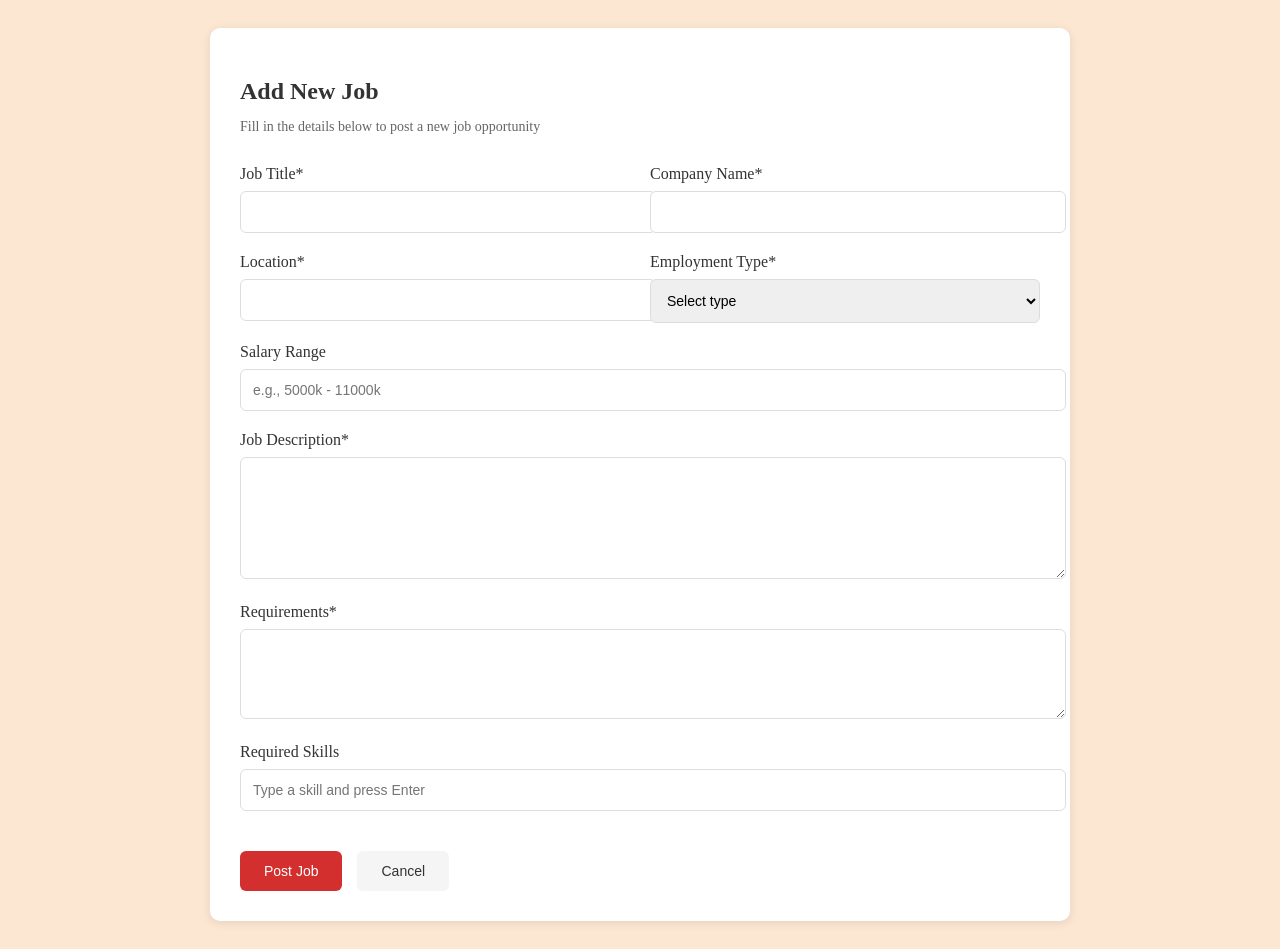
<file: addjobform.html>
<!DOCTYPE html>
<html lang="en">
<head>
    <meta charset="UTF-8">
    <meta name="viewport" content="width=device-width, initial-scale=1.0">
    <title>Add Job - SabiKerja</title>
    <style>
         body {
            background-color: #fce7d3;
            padding: 20px;
        }

        .container {
            max-width: 800px;
            margin: 0 auto;
            background: white;
            padding: 30px;
            border-radius: 10px;
            box-shadow: 0 2px 10px rgba(0, 0, 0, 0.1);
        }

        .form-header {
            margin-bottom: 30px;
        }

        .form-header h2 {
            color: #333;
            font-size: 24px;
            margin-bottom: 10px;
        }

        .form-header p {
            color: #666;
            font-size: 14px;
        }

        .form-group {
            margin-bottom: 20px;
        }

        label {
            display: block;
            margin-bottom: 8px;
            color: #333;
            font-weight: 500;
        }

        input, select, textarea {
            width: 100%;
            padding: 12px;
            border: 1px solid #ddd;
            border-radius: 6px;
            font-size: 14px;
            transition: border-color 0.3s;
        }

        input:focus, select:focus, textarea:focus {
            outline: none;
            border-color: #d32f2f;
            box-shadow: 0 0 0 2px rgba(74, 144, 226, 0.1);
        }

        .form-row {
            display: flex;
            gap: 20px;
            margin-bottom: 20px;
        }

        .form-row .form-group {
            flex: 1;
            margin-bottom: 0;
        }

        .skills-container {
            display: flex;
            flex-wrap: wrap;
            gap: 10px;
            margin-top: 10px;
        }

        .skill-tag {
            background: #e3f2fd;
            padding: 5px 10px;
            border-radius: 15px;
            font-size: 12px;
            display: flex;
            align-items: center;
            gap: 5px;
        }

        .skill-tag button {
            background: none;
            border: none;
            color: #666;
            cursor: pointer;
            font-size: 14px;
        }

        .button-group {
            display: flex;
            gap: 15px;
            margin-top: 30px;
        }

        .btn {
            padding: 12px 24px;
            border: none;
            border-radius: 6px;
            font-size: 14px;
            font-weight: 500;
            cursor: pointer;
            transition: all 0.3s;
        }

        .btn-primary {
            background: #d32f2f;
            color: white;
        }

        .btn-primary:hover {
            background: #444a51;
        }

        .btn-secondary {
            background: #f5f5f5;
            color: #333;
        }

        .btn-secondary:hover {
            background: #e8e8e8;
        }

        .success-message {
            display: none;
            background: #d4edda;
            color: #155724;
            padding: 15px;
            border-radius: 6px;
            margin-top: 20px;
        }

        .error-message {
            display: none;
            background: #f8d7da;
            color: #721c24;
            padding: 15px;
            border-radius: 6px;
            margin-top: 20px;
        }
    </style>
</head>
<body>
    <div class="container">
        <div class="form-header">
            <h2>Add New Job</h2>
            <p>Fill in the details below to post a new job opportunity</p>
        </div>

        <form id="addJobForm">
            <div class="form-row">
                <div class="form-group">
                    <label for="jobTitle">Job Title*</label>
                    <input type="text" id="jobTitle" name="jobTitle" required>
                </div>
                <div class="form-group">
                    <label for="company">Company Name*</label>
                    <input type="text" id="company" name="company" required>
                </div>
            </div>

            <div class="form-row">
                <div class="form-group">
                    <label for="location">Location*</label>
                    <input type="text" id="location" name="location" required>
                </div>
                <div class="form-group">
                    <label for="employmentType">Employment Type*</label>
                    <select id="employmentType" name="employmentType" required>
                        <option value="">Select type</option>
                        <option value="full-time">Full Time</option>
                        <option value="part-time">Part Time</option>
                        <option value="contract">Contract</option>
                        <option value="freelance">Freelance</option>
                    </select>
                </div>
            </div>

            <div class="form-group">
                <label for="salary">Salary Range</label>
                <input type="text" id="salary" name="salary" placeholder="e.g., 5000k - 11000k">
            </div>

            <div class="form-group">
                <label for="description">Job Description*</label>
                <textarea id="description" name="description" rows="6" required></textarea>
            </div>

            <div class="form-group">
                <label for="requirements">Requirements*</label>
                <textarea id="requirements" name="requirements" rows="4" required></textarea>
            </div>

            <div class="form-group">
                <label for="skillInput">Required Skills</label>
                <input type="text" id="skillInput" placeholder="Type a skill and press Enter">
                <div class="skills-container" id="skillsContainer"></div>
            </div>

            <div class="button-group">
                <button type="submit" class="btn btn-primary">Post Job</button>
                <button type="button" class="btn btn-secondary" onclick="resetForm()">Cancel</button>
            </div>

            <div class="success-message" id="successMessage">
                Job has been successfully posted!
            </div>

            <div class="error-message" id="errorMessage">
                Please fill in all required fields.
            </div>
        </form>
    </div>
    <script>
        // Skills handling
        const skillInput = document.getElementById('skillInput');
        const skillsContainer = document.getElementById('skillsContainer');
        let skills = [];

        skillInput.addEventListener('keypress', function(e) {
            if (e.key === 'Enter') {
                e.preventDefault();
                const skill = this.value.trim();
                if (skill && !skills.includes(skill)) {
                    addSkill(skill);
                    this.value = '';
                }
            }
        });

        function addSkill(skill) {
            skills.push(skill);
            const skillTag = document.createElement('div');
            skillTag.className = 'skill-tag';
            skillTag.innerHTML = `
                ${skill}
                <button type="button" onclick="removeSkill('${skill}')">×</button>
            `;
            skillsContainer.appendChild(skillTag);
        }

        function removeSkill(skill) {
            skills = skills.filter(s => s !== skill);
            renderSkills();
        }

        function renderSkills() {
            skillsContainer.innerHTML = '';
            skills.forEach(addSkill);
        }

        // Form handling
        const form = document.getElementById('addJobForm');
        const successMessage = document.getElementById('successMessage');
        const errorMessage = document.getElementById('errorMessage');

        form.addEventListener('submit', function(e) {
            e.preventDefault();
            
            if (form.checkValidity()) {
                // Collect form data
                const formData = {
                    jobTitle: document.getElementById('jobTitle').value,
                    company: document.getElementById('company').value,
                    location: document.getElementById('location').value,
                    employmentType: document.getElementById('employmentType').value,
                    salary: document.getElementById('salary').value,
                    description: document.getElementById('description').value,
                    requirements: document.getElementById('requirements').value,
                    skills: skills
                };

                // send data ke backend
                console.log('Form Data:', formData);

                // menunjukkan success message
                successMessage.style.display = 'block';
                errorMessage.style.display = 'none';
                
                // Reset form after 2 seconds
                setTimeout(() => {
                    resetForm();
                    successMessage.style.display = 'none';
                }, 2000);
            } else {
                errorMessage.style.display = 'block';
                successMessage.style.display = 'none';
            }
        });

        function resetForm() {
            form.reset();
            skills = [];
            skillsContainer.innerHTML = '';
            successMessage.style.display = 'none';
            errorMessage.style.display = 'none';
        }
    </script>
</body>
</html>
</file>
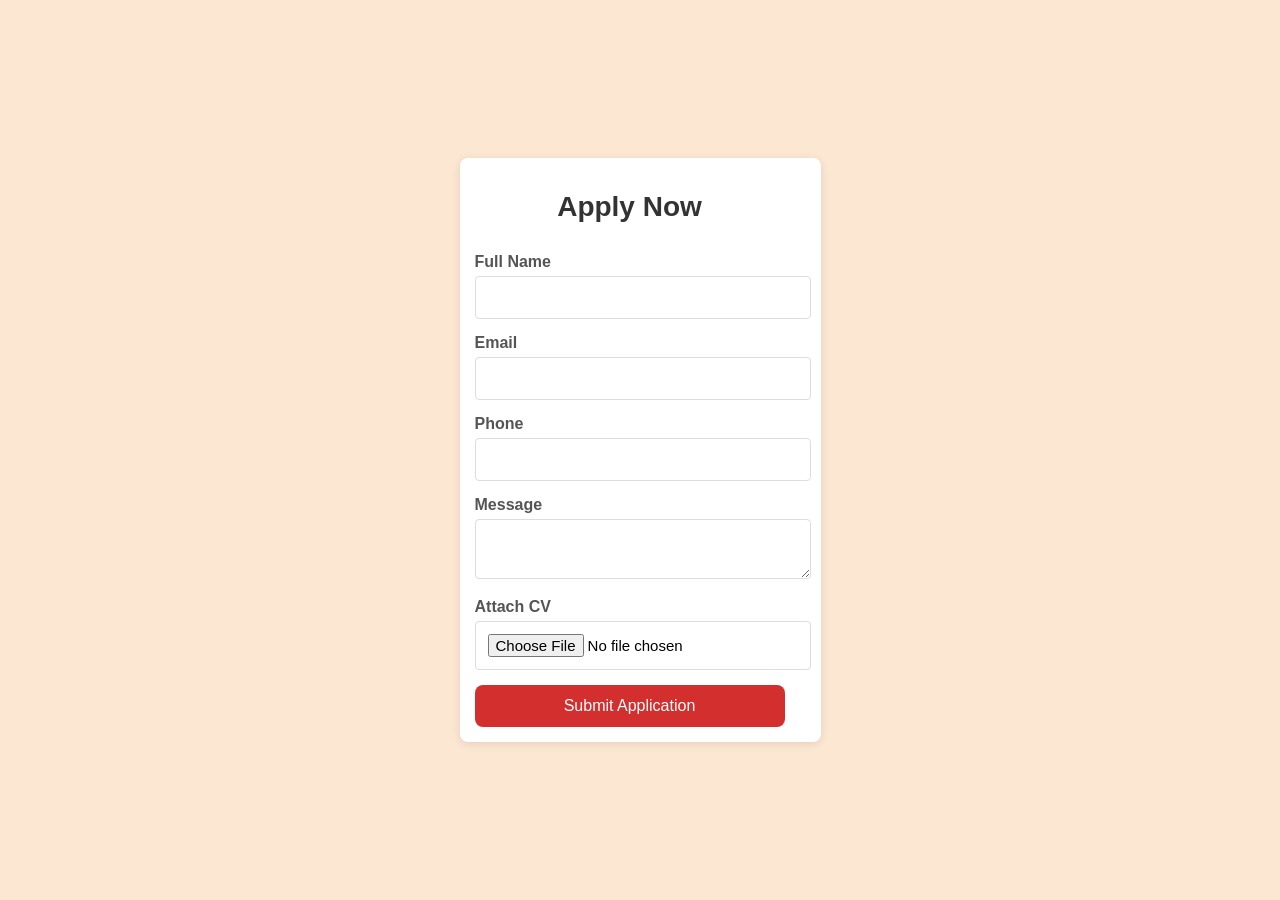
<file: applyform.html>
<!DOCTYPE html>
<html lang="en">
<head>
  <meta charset="UTF-8">
  <meta name="viewport" content="width=device-width, initial-scale=1.0">
  <title>Creative Apply Form</title>
  <style>
    /* Custom styles */
    body {
      font-family: 'Poppins', sans-serif;
      background-color: #fce7d3;
      display: flex;
      justify-content: center;
      align-items: center;
      height: 100vh;
      margin: 0;
    }

    .container {
      background-color: #fff;
      border-radius: 8px;
      box-shadow: 0 2px 10px rgba(0, 0, 0, 0.1);
      padding-top: 15px;
      padding-bottom: 15px;
      padding-right: 36px;
      padding-left: 15px;
      /*width: 300px;
      height: 100%;*/
    }

    h1 {
      text-align: center;
      color: #333;
      margin-bottom: 30px;
      font-size: 28px;
    }

    .form-group {
      margin-bottom: 15px;
    }

    label {
      display: block;
      font-weight: 600;
      color: #555;
      margin-bottom: 5px;
    }

    input, textarea {
      width: 100%;
      padding: 12px;
      border: 1px solid #ddd;
      border-radius: 4px;
      font-size: 15px;
      font-family: 'Poppins', sans-serif;
    }

    textarea {
      resize: vertical;
    }

    button {
      display: block;
      width: 100%;
      padding: 12px;
      background-color: #d32f2f;
      color: #fff;
      border: none;
      border-radius: 8px;
      font-size: 16px;
      font-family: 'Poppins', sans-serif;
      cursor: pointer;
      transition: background-color 0.3s ease;
      text-align: center;
    }

    button:hover {
      background-color: #526d89;
    }
  </style>
</head>
<body>
  <div class="container">
    <h1>Apply Now</h1>
    <form id="apply-form">
      <div class="form-group">
        <label for="fullName">Full Name</label>
        <input type="text" id="fullName" name="fullName" required>
      </div>
      <div class="form-group">
        <label for="email">Email</label>
        <input type="email" id="email" name="email" required>
      </div>
      <div class="form-group">
        <label for="phone">Phone</label>
        <input type="tel" id="phone" name="phone" required>
      </div>
      <div class="form-group">
        <label for="message">Message</label>
        <textarea id="message" name="message" required></textarea>
      </div>
      <div class="form-group">
        <label for="cv">Attach CV</label>
        <input type="file" id="cv" name="cv" required>
      </div>
      <button type="submit">Submit Application</button>
    </form>
  </div>

  <script>
    const form = document.getElementById('apply-form');

    form.addEventListener('submit', (event) => {
      event.preventDefault();

      const formData = new FormData(form);

      // Here you can handle the form submission, e.g., send the data to a server
      console.log('Form Data:', formData);

      // Reset the form
      form.reset();
    });
  </script>
</body>
</html>
</file>
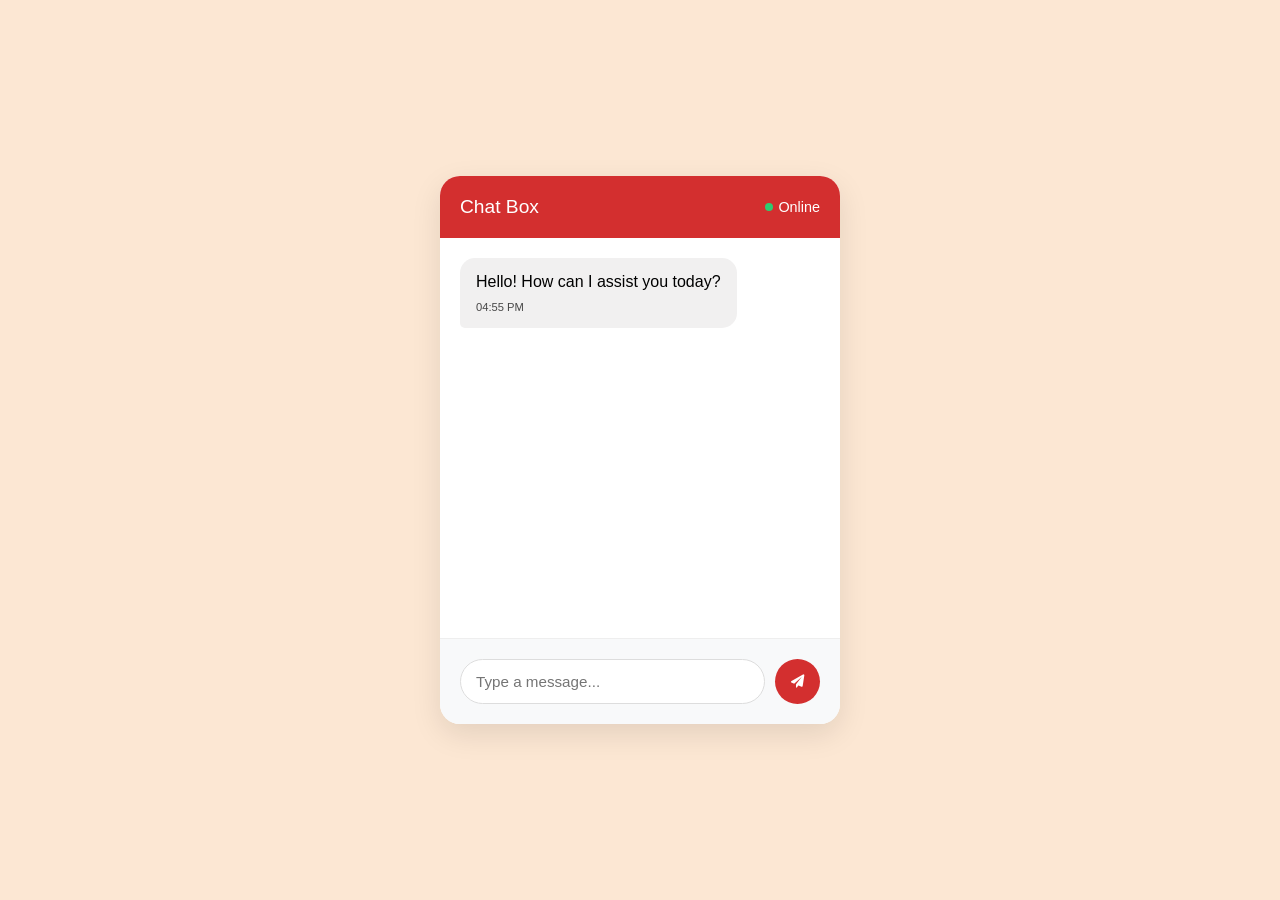
<file: chatbot.html>
<!DOCTYPE html>
<html lang="en">
<head>
    <meta charset="UTF-8">
    <meta name="viewport" content="width=device-width, initial-scale=1.0">
    <title>Chat Box</title>
    <link href="https://cdnjs.cloudflare.com/ajax/libs/font-awesome/6.0.0/css/all.min.css" rel="stylesheet">
    <style>
        * {
            margin: 0;
            padding: 0;
            box-sizing: border-box;
            font-family: -apple-system, BlinkMacSystemFont, 'Segoe UI', sans-serif;
        }

        body {
            background: linear-gradient(135deg, #fce7d3 0%, #fce7d3 100%);
            height: 100vh;
            display: flex;
            align-items: center;
            justify-content: center;
            padding: 20px;
        }

        .chat-container {
            width: 100%;
            max-width: 400px;
            background: white;
            border-radius: 20px;
            box-shadow: 0 10px 30px rgba(0,0,0,0.1);
            overflow: hidden;
        }

        .chat-header {
            background: #d32f2f;
            color: white;
            padding: 20px;
            display: flex;
            align-items: center;
            justify-content: space-between;
        }

        .chat-header h2 {
            font-size: 1.2rem;
            font-weight: 500;
        }

        .online-indicator {
            display: flex;
            align-items: center;
            gap: 5px;
            font-size: 0.9rem;
        }

        .online-dot {
            width: 8px;
            height: 8px;
            background: #2ecc71;
            border-radius: 50%;
        }

        .chat-messages {
            padding: 20px;
            height: 400px;
            overflow-y: auto;
            display: flex;
            flex-direction: column;
            gap: 15px;
        }

        .message {
            max-width: 80%;
            padding: 12px 16px;
            border-radius: 15px;
            animation: fadeIn 0.3s ease;
            position: relative;
            line-height: 1.5;
        }

        .message.received {
            background: #f1f0f0;
            align-self: flex-start;
            border-bottom-left-radius: 5px;
        }

        .message.sent {
            background: #d32f2f;
            color: white;
            align-self: flex-end;
            border-bottom-right-radius: 5px;
        }

        .message-time {
            font-size: 0.7rem;
            opacity: 0.7;
            margin-top: 5px;
            display: block;
        }

        .chat-input {
            padding: 20px;
            background: #f8f9fa;
            border-top: 1px solid #eee;
            display: flex;
            gap: 10px;
        }

        .chat-input input {
            flex: 1;
            padding: 12px 15px;
            border: 1px solid #ddd;
            border-radius: 25px;
            outline: none;
            font-size: 0.95rem;
            transition: border-color 0.3s ease;
        }

        .chat-input input:focus {
            border-color: #d32f2f;
        }

        .send-button {
            background: #d32f2f;
            color: white;
            border: none;
            width: 45px;
            height: 45px;
            border-radius: 50%;
            cursor: pointer;
            transition: transform 0.2s ease;
            display: flex;
            align-items: center;
            justify-content: center;
        }

        .send-button:hover {
            transform: scale(1.05);
        }

        .send-button:active {
            transform: scale(0.95);
        }

        @keyframes fadeIn {
            from {
                opacity: 0;
                transform: translateY(10px);
            }
            to {
                opacity: 1;
                transform: translateY(0);
            }
        }

        /* Custom scrollbar */
        .chat-messages::-webkit-scrollbar {
            width: 6px;
        }

        .chat-messages::-webkit-scrollbar-track {
            background: #f1f1f1;
        }

        .chat-messages::-webkit-scrollbar-thumb {
            background: #ccc;
            border-radius: 3px;
        }

        .chat-messages::-webkit-scrollbar-thumb:hover {
            background: #bbb;
        }

        @media (max-width: 480px) {
            .chat-container {
                height: 100vh;
                border-radius: 0;
            }

            body {
                padding: 0;
            }
        }
    </style>
</head>
<body>
    <div class="chat-container">
        <div class="chat-header">
            <h2>Chat Box</h2>
            <div class="online-indicator">
                <div class="online-dot"></div>
                <span>Online</span>
            </div>
        </div>
        
        <div class="chat-messages" id="chatMessages">
            <!--Pesan ditambahkan kesini oleh js -->
        </div>
        
        <div class="chat-input">
            <input type="text" id="messageInput" placeholder="Type a message..." autocomplete="off">
            <button class="send-button" id="sendButton">
                <i class="fas fa-paper-plane"></i>
            </button>
        </div>
    </div>

    <script>
        const messageInput = document.getElementById('messageInput');
        const sendButton = document.getElementById('sendButton');
        const chatMessages = document.getElementById('chatMessages');

        // Contoh respon demonya
        const botResponses = [
            "Hi there! How can I help you today?",
            "That's interesting! Tell me more.",
            "I understand. Let me think about that.",
            "Great question! Let me explain.",
            "I'm here to help you with any questions.",
            "Thanks for sharing that with me!"
        ];

        function addMessage(content, isSent) {
            const message = document.createElement('div');
            message.className = `message ${isSent ? 'sent' : 'received'}`;
            
            const time = new Date().toLocaleTimeString([], { hour: '2-digit', minute: '2-digit' });
            
            message.innerHTML = `
                ${content}
                <span class="message-time">${time}</span>
            `;
            
            chatMessages.appendChild(message);
            chatMessages.scrollTop = chatMessages.scrollHeight;
        }

        function getRandomResponse() {
            return botResponses[Math.floor(Math.random() * botResponses.length)];
        }

        function handleSendMessage() {
            const content = messageInput.value.trim();
            
            if (content) {
                // Add user message
                addMessage(content, true);
                messageInput.value = '';
                
                //Mensimulasikan respons bot setelah penundaan singkat
                setTimeout(() => {
                    addMessage(getRandomResponse(), false);
                }, 1000);
            }
        }

        //event listener
        sendButton.addEventListener('click', handleSendMessage);
        
        messageInput.addEventListener('keypress', (e) => {
            if (e.key === 'Enter') {
                handleSendMessage();
            }
        });

        // Add initial bot message
        setTimeout(() => {
            addMessage("Hello! How can I assist you today?", false);
        }, 500);
    </script>
</body>
</html>
</file>
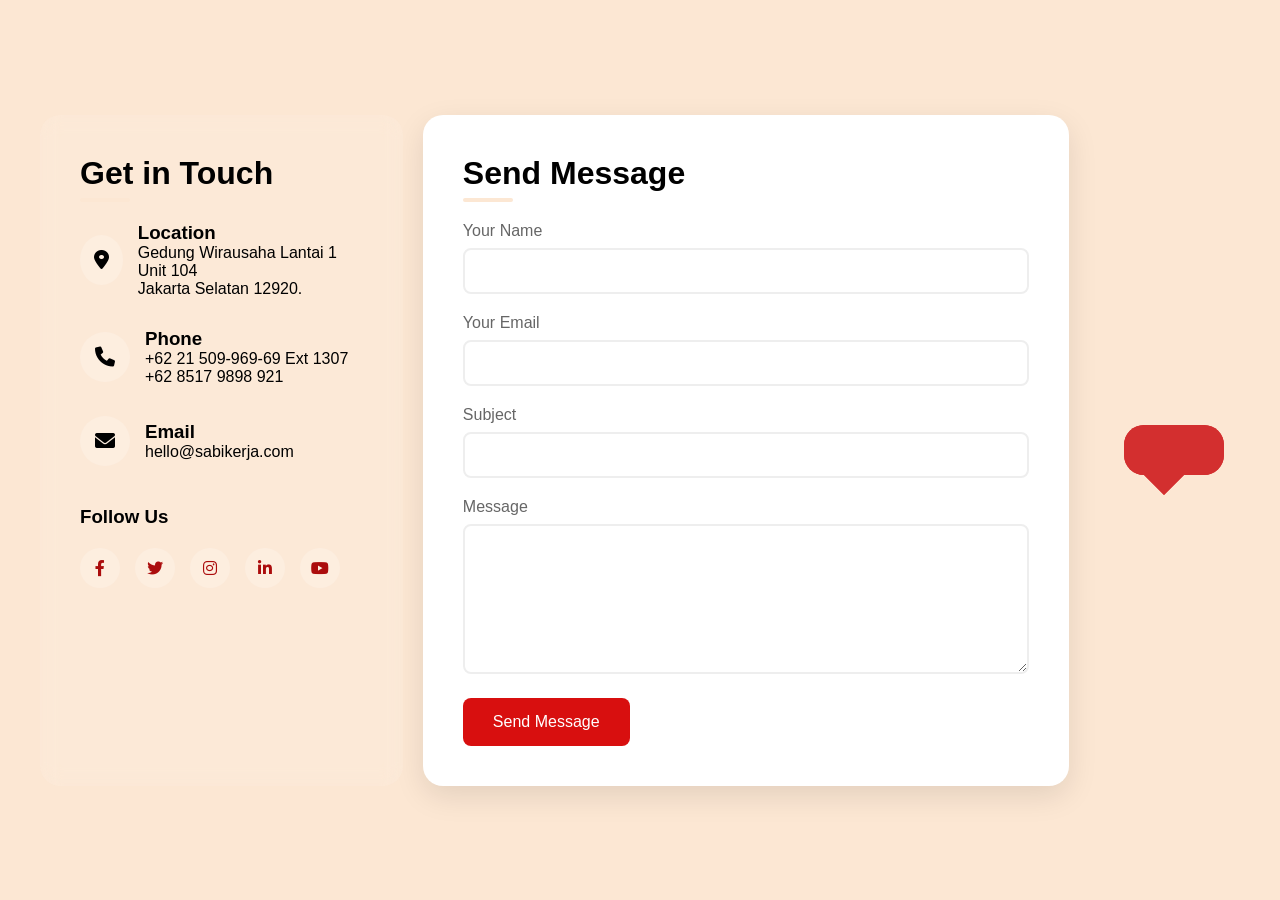
<file: contactus.html>
<!DOCTYPE html>
<html lang="en">
<head>
    <meta charset="UTF-8">
    <meta name="viewport" content="width=device-width, initial-scale=1.0">
    <title>Contact Us</title>
    <link rel="stylesheet" href="https://cdnjs.cloudflare.com/ajax/libs/font-awesome/6.0.0/css/all.min.css">
    <style>
        * {
            margin: 0;
            padding: 0;
            box-sizing: border-box;
            font-family: 'Segoe UI', Tahoma, Geneva, Verdana, sans-serif;
        }

        body {
            background-color: #fce7d3;
            min-height: 100vh;
            display: flex;
            align-items: center;
            justify-content: center;
            padding: 20px;
        }

        .container {
            width: 100%;
            max-width: 1200px;
            display: flex;
            flex-wrap: wrap;
            gap: 20px;
            padding: 20px;
        }

        .contact-info {
            flex: 1;
            min-width: 300px;
            background: rgba(255, 255, 255, 0.1);
            backdrop-filter: blur(10px);
            padding: 40px;
            border-radius: 20px;
            color: black;
            transform: translateY(0);
            transition: transform 0.3s ease;
        }

        .contact-info:hover {
            transform: translateY(-10px);
        }

        .contact-form {
            flex: 2;
            min-width: 300px;
            background: white;
            padding: 40px;
            border-radius: 20px;
            box-shadow: 0 10px 30px rgba(0, 0, 0, 0.1);
        }

        .section-title {
            font-size: 2em;
            margin-bottom: 30px;
            position: relative;
        }

        .section-title::after {
            content: '';
            position: absolute;
            left: 0;
            bottom: -10px;
            width: 50px;
            height: 4px;
            background: #fce7d3;
            border-radius: 2px;
        }

        .contact-info .info-item {
            display: flex;
            align-items: center;
            margin-bottom: 30px;
            transition: transform 0.3s ease;
        }

        .contact-info .info-item:hover {
            transform: translateX(10px);
        }

        .info-item i {
            width: 50px;
            height: 50px;
            background: rgba(255, 255, 255, 0.2);
            border-radius: 50%;
            display: flex;
            align-items: center;
            justify-content: center;
            margin-right: 15px;
            font-size: 20px;
        }

        .social-links {
            margin-top: 40px;
        }

        .social-links h3 {
            margin-bottom: 20px;
        }

        .social-icons {
            display: flex;
            gap: 15px;
        }

        .social-icons a {
            width: 40px;
            height: 40px;
            background: rgba(255, 255, 255, 0.2);
            border-radius: 50%;
            display: flex;
            align-items: center;
            justify-content: center;
            color: rgb(171, 12, 12);
            text-decoration: none;
            transition: all 0.3s ease;
        }

        .social-icons a:hover {
            background: rgb(72, 66, 66);
            color: #d32929;
            transform: translateY(-5px);
        }

        .form-group {
            margin-bottom: 20px;
        }

        .form-group label {
            display: block;
            margin-bottom: 8px;
            color: #666;
        }

        .form-group input,
        .form-group textarea {
            width: 100%;
            padding: 12px;
            border: 2px solid #eee;
            border-radius: 8px;
            transition: border-color 0.3s ease;
            font-size: 16px;
        }

        .form-group input:focus,
        .form-group textarea:focus {
            border-color: #fce7d3;
            outline: none;
        }

        .form-group textarea {
            height: 150px;
            resize: vertical;
        }

        button {
            background: linear-gradient(135deg, #d80f0f 0%, #d80f0f 100%);
            color: white;
            padding: 15px 30px;
            border: none;
            border-radius: 8px;
            cursor: pointer;
            font-size: 16px;
            transition: transform 0.3s ease, box-shadow 0.3s ease;
        }

        button:hover {
            transform: translateY(-3px);
            box-shadow: 0 5px 15px rgba(0, 0, 0, 0.2);
        }

        .alert {
            padding: 15px;
            border-radius: 8px;
            margin-top: 20px;
            display: none;
        }

        .alert-success {
            background-color: #d4edda;
            color: #155724;
        }

        .alert-error {
            background-color: #f8d7da;
            color: #721c24;
        }

        .loading-spinner {
            display: none;
            width: 20px;
            height: 20px;
            border: 3px solid #f3f3f3;
            border-top: 3px solid #fce7d3;
            border-radius: 50%;
            animation: spin 1s linear infinite;
            margin: 0 auto;
        }

        @keyframes spin {
            0% { transform: rotate(0deg); }
            100% { transform: rotate(360deg); }
        }

        /* Floating animation for info items */
        @keyframes float {
            0% { transform: translateY(0px); }
            50% { transform: translateY(-5px); }
            100% { transform: translateY(0px); }
        }

        .info-item {
            animation: float 3s ease-in-out infinite;
        }

        /* Responsive Design */
        @media (max-width: 768px) {
            .container {
                flex-direction: column;
            }

            .contact-info, .contact-form {
                width: 100%;
            }
        }

        /* Custom Scrollbar */
        ::-webkit-scrollbar {
            width: 10px;
        }

        ::-webkit-scrollbar-track {
            background: #f1f1f1;
            border-radius: 5px;
        }

        ::-webkit-scrollbar-thumb {
            background: #fce7d3;
            border-radius: 5px;
        }

        ::-webkit-scrollbar-thumb:hover {
            background: #667eea;
        }

        /*Chat bot logo*/
        .chat-logo {
          width: 200px;
          height: 200px;
          position: relative;
          margin: 50px auto;
        }

        .chat-bubble {
          width: 100px;
          height: 50px;
          background: #d32f2f;
          border-radius: 20px;
          position: absolute;
          top: 50%;
          left: 50%;
          transform: translate(-50%, -50%);
          transition: all 0.3s ease;
          cursor: pointer;
        }

        .chat-bubble:before {
          content: '';
          position: absolute;
          bottom: -20px;
          left: 20px;
          border-width: 20px 20px 0;
          border-style: solid;
          border-color: #d32f2f transparent transparent;
        }

        .dots {
          display: flex;
          justify-content: center;
          align-items: center;
          height: 100%;
          gap: 12px;
        }

        .dot {
          width: 12px;
          height: 12px;
          background: white;
          border-radius: 50%;
          opacity: 0;
          animation: fade 1.5s infinite;
        }

        .dot:nth-child(2) {
          animation-delay: 0.5s;
        }

        .dot:nth-child(3) {
          animation-delay: 1s;
        }

        @keyframes fade {
          0%, 100% { opacity: 0; transform: scale(0.8); }
          50% { opacity: 1; transform: scale(1); }
        }

        .chat-bubble:hover {
          transform: translate(-50%, -55%);
          box-shadow: 0 10px 20px rgba(0,0,0,0.2);
        }
    </style>
    
</head>
<body>
    <div class="container">
        <div class="contact-info">
            <h2 class="section-title">Get in Touch</h2>
            
            <div class="info-item">
                <i class="fas fa-map-marker-alt"></i>
                <div>
                    <h3>Location</h3>
                    <p>Gedung Wirausaha Lantai 1 Unit 104</p>
                    <p>Jakarta Selatan 12920.</p>
                </div>
            </div>

            <div class="info-item">
                <i class="fas fa-phone"></i>
                <div>
                    <h3>Phone</h3>
                    <p>+62 21 509-969-69 Ext 1307</p>
                    <p>+62 8517 9898 921</p>
                </div>
            </div>

            <div class="info-item">
                <i class="fas fa-envelope"></i>
                <div>
                    <h3>Email</h3>
                    <p>hello@sabikerja.com</p>
                </div>
            </div>

            <div class="social-links">
                <h3>Follow Us</h3>
                <div class="social-icons">
                    <a href="#" class="fab fa-facebook-f"></a>
                    <a href="#" class="fab fa-twitter"></a>
                    <a href="#" class="fab fa-instagram"></a>
                    <a href="#" class="fab fa-linkedin-in"></a>
                    <a href="#" class="fab fa-youtube"></a>
                </div>
            </div>
        </div>

        <div class="contact-form">
            <h2 class="section-title">Send Message</h2>
            <form id="contactForm">
                <div class="form-group">
                    <label for="name">Your Name</label>
                    <input type="text" id="name" required>
                </div>

                <div class="form-group">
                    <label for="email">Your Email</label>
                    <input type="email" id="email" required>
                </div>

                <div class="form-group">
                    <label for="subject">Subject</label>
                    <input type="text" id="subject" required>
                </div>

                <div class="form-group">
                    <label for="message">Message</label>
                    <textarea id="message" required></textarea>
                </div>

                <button type="submit">
                    <span>Send Message</span>
                    <div class="loading-spinner" id="spinner"></div>
                </button>
            </form>

            <div class="alert alert-success" id="successAlert">
                Message sent successfully! We'll get back to you soon.
            </div>
            <div class="alert alert-error" id="errorAlert">
                Oops! Something went wrong. Please try again.
            </div>
        </div>
    </div>
    <div class="chat-logo">
        <div class="chat-bubble">
        <a href="chatbot.html" class="chat-bubble"></a>
          <div class="dots">
            <div class="dot"></div>
            <div class="dot"></div>
            <div class="dot"></div>
          </div>
        </div>
      </div>
        <script src="script.js"></script>
</body>
</html>
</file>
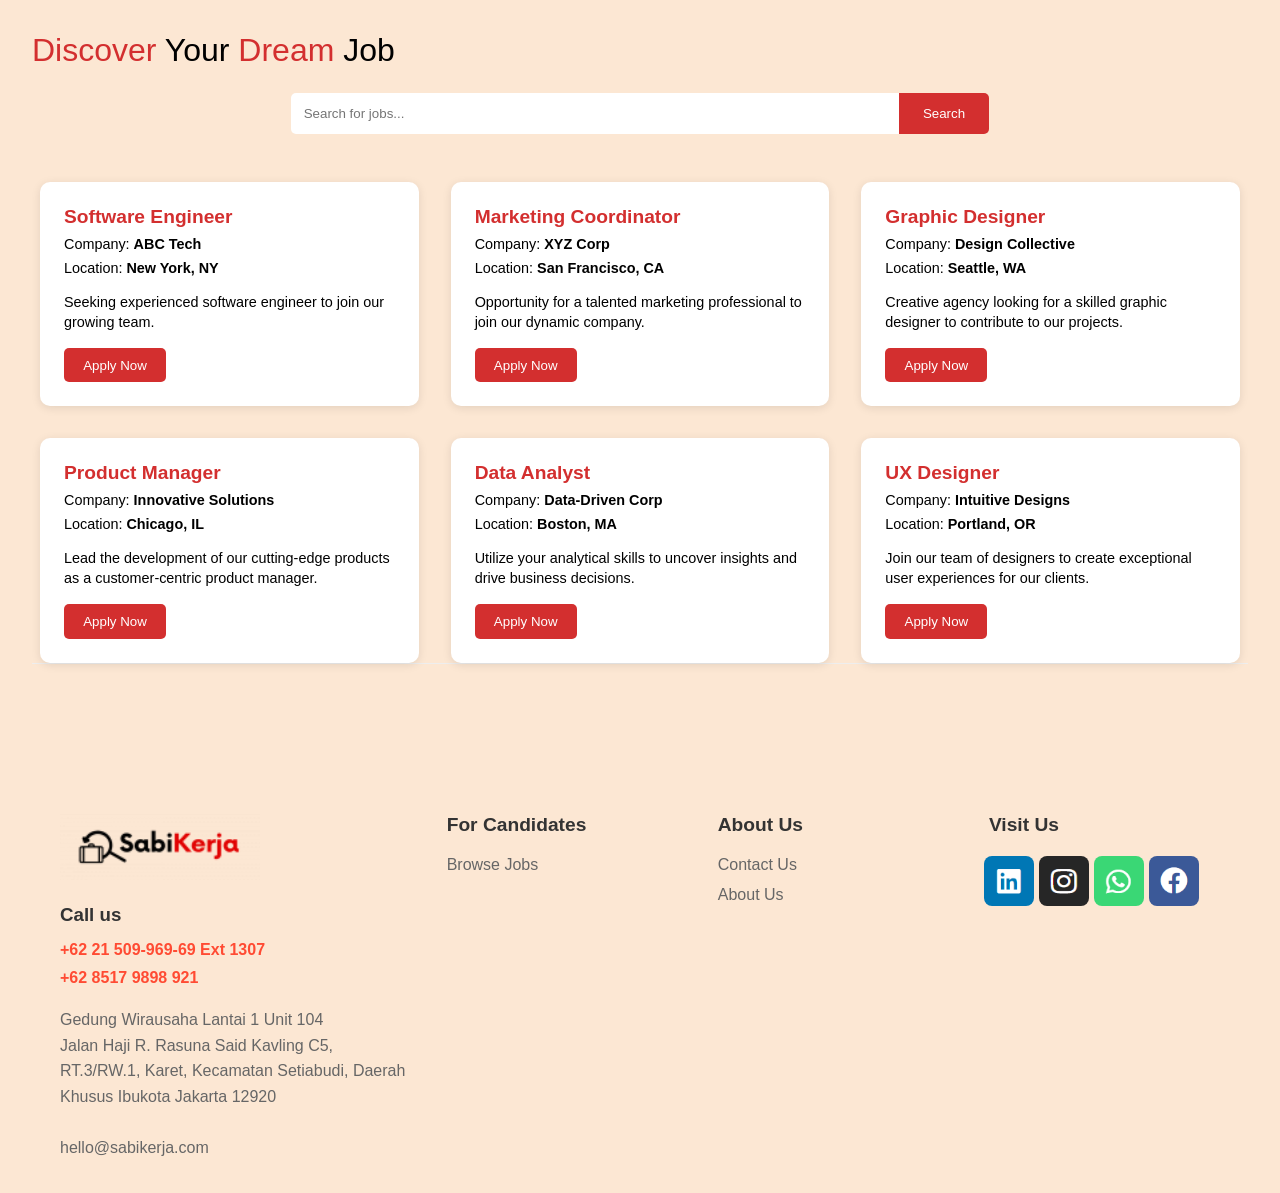
<file: findjob.html>
<!DOCTYPE html>
<html>
<head>
  <style>
    * {
      margin: 0;
      padding: 0;
      box-sizing: border-box;
      font-family: Arial, sans-serif;
    }

    body {
      background-color: #fce7d3;
      padding: 2rem;
    }

    .header {
      text-align: left;
      margin-bottom: 2rem;
    }

    .header h1 {
      font-size: 2rem;
      margin-bottom: 1.5rem;
      font-weight: 500;
    }

    .header h1 span.red {
      color: #d32f2f;
    }

    .search-container {
      display: flex;
      justify-content: center;
      margin-bottom: 3rem;
    }

    .search-container input {
      width: 50%;
      padding: 0.8rem;
      border: none;
      border-radius: 5px 0 0 5px;
      outline: none;
    }

    .search-container button {
      padding: 0.8rem 1.5rem;
      background-color: #d32f2f;
      color: white;
      border: none;
      border-radius: 0 5px 5px 0;
      cursor: pointer;
    }

    .jobs-container {
      display: grid;
      grid-template-columns: repeat(auto-fit, minmax(300px, 1fr));
      gap: 2rem;
      max-width: 1200px;
      margin: 0 auto;
    }

    .job-card {
      background-color: white;
      border-radius: 10px;
      padding: 1.5rem;
      box-shadow: 0 2px 10px rgba(0, 0, 0, 0.1);
    }

    .job-title {
      color: #d32f2f;
      font-size: 1.2rem;
      margin-bottom: 0.5rem;
    }

    .company, .location {
      margin-bottom: 0.5rem;
      font-size: 0.9rem;
    }

    .company span, .location span {
      font-weight: bold;
    }

    .description {
      margin: 1rem 0;
      font-size: 0.9rem;
      line-height: 1.4;
    }

    .apply-btn {
      background-color: #d32f2f;
      color: white;
      padding: 0.6rem 1.2rem;
      border: none;
      border-radius: 5px;
      cursor: pointer;
      transition: background-color 0.3s;
    }

    .apply-btn:hover {
      background-color: #6e4f4f;
    }

    /* Footer Section */
    .footer {
      padding-top: 150px;
      background: #fce7d3;
      border-top: 1px solid #eee;
    }
    
    .footer-container {
      max-width: 1200px;
      margin: 0 auto;
      display: grid;
      grid-template-columns: 1.5fr 1fr 1fr 1fr;
      gap: 40px;
      padding: 0 20px;
    }
    
    .footer-logo img {
      width: 200px;
      margin-bottom: 20px;
    }
    
    .footer-contact h3 {
      color: #333;
      margin-bottom: 15px;
    }
    
    .footer-contact p {
      color: #FF4B33;
      margin-bottom: 10px;
      font-weight: bold;
    }
    
    .footer-address {
      color: #666;
      margin-top: 20px;
      line-height: 1.6;
    }
    
    .footer-links h3 {
      color: #333;
      margin-bottom: 20px;
      font-size: 1.2rem;
    }
    
    .footer-links ul {
      list-style: none;
    }
    
    .footer-links li {
      margin-bottom: 12px;
    }
    
    .footer-links a {
      color: #666;
      text-decoration: none;
      transition: color 0.3s ease;
    }
    
    .footer-links a:hover {
      color: #FF4B33;
    }
    
    .social-links {
      display: flex;
      gap: 15px;
    }
    
    .social-links img {
      width: 50px;
      height: 50px;
      margin: 0 -5px;
      border-radius: 8px;
      transition: transform 0.2s;
    }
    
    .social-links:hover {
      transform: translateY(-3px);
    }

  </style>
</head>
<body>
  <div class="header">
    <h1><span class="red">Discover</span> Your <span class="red">Dream</span> Job</h1>
    <div class="search-container">
      <input type="text" placeholder="Search for jobs...">
      <button>Search</button>
    </div>
  </div>

  <div class="jobs-container">
    <div class="job-card">
      <h2 class="job-title">Software Engineer</h2>
      <p class="company">Company: <span>ABC Tech</span></p>
      <p class="location">Location: <span>New York, NY</span></p>
      <p class="description">Seeking experienced software engineer to join our growing team.</p>
      <a href="jobposting1.html">
      <button class="apply-btn">Apply Now</button>
      </a>
    </div>

    <div class="job-card">
      <h2 class="job-title">Marketing Coordinator</h2>
      <p class="company">Company: <span>XYZ Corp</span></p>
      <p class="location">Location: <span>San Francisco, CA</span></p>
      <p class="description">Opportunity for a talented marketing professional to join our dynamic company.</p>
      <a href="jobposting2.html">
      <button class="apply-btn">Apply Now</button>
      </a>
    </div>

    <div class="job-card">
      <h2 class="job-title">Graphic Designer</h2>
      <p class="company">Company: <span>Design Collective</span></p>
      <p class="location">Location: <span>Seattle, WA</span></p>
      <p class="description">Creative agency looking for a skilled graphic designer to contribute to our projects.</p>
      <a href="jobposting3.html">
      <button class="apply-btn">Apply Now</button>
      </a>
    </div>

    <div class="job-card">
      <h2 class="job-title">Product Manager</h2>
      <p class="company">Company: <span>Innovative Solutions</span></p>
      <p class="location">Location: <span>Chicago, IL</span></p>
      <p class="description">Lead the development of our cutting-edge products as a customer-centric product manager.</p>
      <a href="jobposting4.html">
      <button class="apply-btn">Apply Now</button>
      </a>
    </div>

    <div class="job-card">
      <h2 class="job-title">Data Analyst</h2>
      <p class="company">Company: <span>Data-Driven Corp</span></p>
      <p class="location">Location: <span>Boston, MA</span></p>
      <p class="description">Utilize your analytical skills to uncover insights and drive business decisions.</p>
      <a href="jobposting5.html">
      <button class="apply-btn">Apply Now</button>
      </a>
    </div>

    <div class="job-card">
      <h2 class="job-title">UX Designer</h2>
      <p class="company">Company: <span>Intuitive Designs</span></p>
      <p class="location">Location: <span>Portland, OR</span></p>
      <p class="description">Join our team of designers to create exceptional user experiences for our clients.</p>
      <a href="jobposting6.html">
      <button class="apply-btn">Apply Now</button>
      </a>
    </div>
  </div>

   <!-- Footer Section -->
   <footer class="footer">
    <div class="footer-container">
        <div class="footer-contact">
            <div class="footer-logo">
                <img src="image/logo.png" alt="SabiKerja Logo">
            </div>
            <h3>Call us</h3>
            <p>+62 21 509-969-69 Ext 1307</p>
            <p>+62 8517 9898 921</p>
            <div class="footer-address">
                Gedung Wirausaha Lantai 1 Unit 104<br>
                Jalan Haji R. Rasuna Said Kavling C5,<br>
                RT.3/RW.1, Karet, Kecamatan Setiabudi, Daerah<br>
                Khusus Ibukota Jakarta 12920<br>
                <br>
                hello@sabikerja.com
            </div>
        </div>

        <div class="footer-links">
            <h3>For Candidates</h3>
            <ul>
                <li><a href="#">Browse Jobs</a></li>
            </ul>
        </div>

        <div class="footer-links">
            <h3>About Us</h3>
            <ul>
                <li><a href="#">Contact Us</a></li>
                <li><a href="#">About Us</a></li>
            </ul>
        </div>

        <div class="footer-links">
            <h3>Visit Us</h3>
            <div class="social-links">
              <a href="#"><img src="image/Linkedin.png" alt="LinkedIn"></a>
              <a href="#"><img src="image/Instagram.png" alt="Instagram"></a>
              <a href="#"><img src="image/Whatsapp.png" alt="WhatsApp"></a>
              <a href="#"><img src="image/Facebook.png" alt="Facebook"></a>
            </div>
        </div>
    </div>
</footer>

  <script>
    // Search functionality
    const searchInput = document.querySelector('input');
    const searchButton = document.querySelector('.search-container button');
    const jobCards = document.querySelectorAll('.job-card');

    function searchJobs() {
      const searchTerm = searchInput.value.toLowerCase();
      
      jobCards.forEach(card => {
        const title = card.querySelector('.job-title').textContent.toLowerCase();
        const company = card.querySelector('.company').textContent.toLowerCase();
        const location = card.querySelector('.location').textContent.toLowerCase();
        
        if (title.includes(searchTerm) || company.includes(searchTerm) || location.includes(searchTerm)) {
          card.style.display = 'block';
        } else {
          card.style.display = 'none';
        }
      });
    }

    searchButton.addEventListener('click', searchJobs);
    searchInput.addEventListener('keyup', (e) => {
      if (e.key === 'Enter') {
        searchJobs();
      }
    });

    // Apply button click animation
    const applyButtons = document.querySelectorAll('.apply-btn');
    applyButtons.forEach(button => {
      button.addEventListener('click', () => {
        button.style.transform = 'scale(0.95)';
        setTimeout(() => {
          button.style.transform = 'scale(1)';
        }, 100);
      });
    });
  </script>
</body>
</html>
</file>
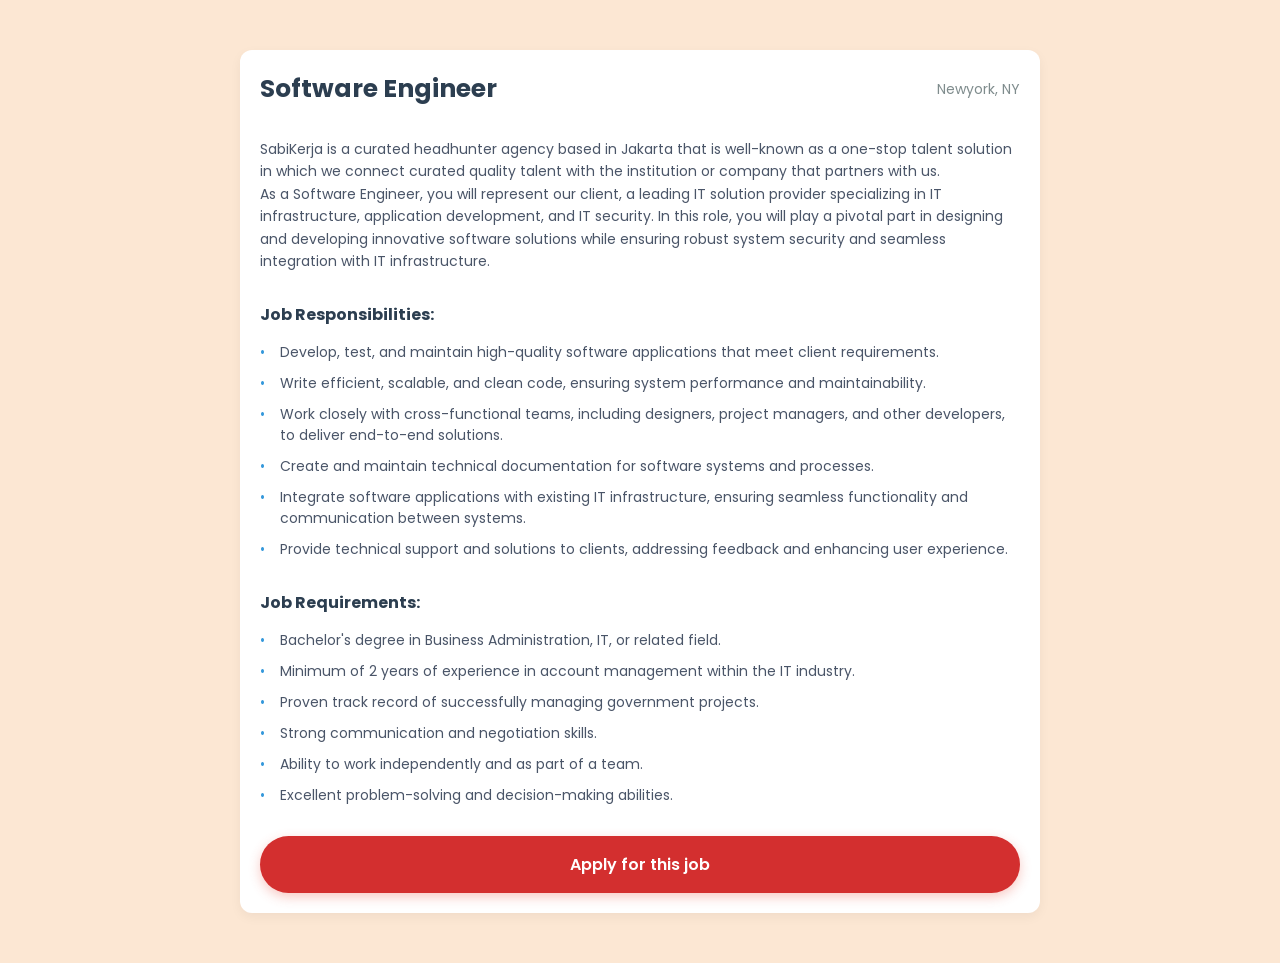
<file: jobposting1.html>
<!DOCTYPE html>
<html lang="en">
<head>
    <meta charset="UTF-8">
    <meta name="viewport" content="width=device-width, initial-scale=1.0">
    <title>Software Engineering - SabiKerja</title>
    <link href="https://fonts.googleapis.com/css2?family=Poppins:wght@400;500;600;700&display=swap" rel="stylesheet">
    <style>
        * {
            margin: 0;
            padding: 0;
            box-sizing: border-box;
            font-family: 'Poppins', sans-serif;
        }

        body {
            background-color: #fce7d3;
            display: flex;
            justify-content: center;
            align-items: center;
            min-height: 100vh;
            padding: 50px;
        }

        .job-card {
            background-color: white;
            border-radius: 12px;
            box-shadow: 0 4px 12px rgba(0, 0, 0, 0.05);
            max-width: 800px;
            width: 100%;
            padding: 20px;
            animation: fadeIn 0.5s ease;
        }

        @keyframes fadeIn {
            0% {
                opacity: 0;
                transform: translateY(20px);
            }
            100% {
                opacity: 1;
                transform: translateY(0);
            }
        }

        .job-header {
            display: flex;
            justify-content: space-between;
            align-items: center;
            margin-bottom: 30px;
        }

        .job-header h1 {
            font-size: 25px;
            color: #2c3e50;
        }

        .job-header span {
            font-size: 14px;
            color: #7f8c8d;
        }

        .job-description {
            margin-bottom: 30px;
        }

        .job-description p {
            font-size: 14px;
            color: #4a5568;
            line-height: 1.6;
        }

        .job-responsibilities,
        .job-requirements {
            margin-bottom: 30px;
        }

        .job-responsibilities h2,
        .job-requirements h2 {
            font-size: 16px;
            color: #2c3e50;
            margin-bottom: 15px;
        }

        .job-responsibilities ul,
        .job-requirements ul {
            list-style-type: none;
            font-size: 14px;
            color: #4a5568;
        }

        .job-responsibilities li,
        .job-requirements li {
            margin-bottom: 10px;
            position: relative;
            padding-left: 20px;
        }

        .job-responsibilities li::before,
        .job-requirements li::before {
            content: "•";
            position: absolute;
            left: 0;
            color: #3498db;
        }

        .apply-button {
            display: block;
            background-color:#d32f2f;
            color: white;
            text-decoration: none;
            padding: 16px 24px;
            border-radius: 30px;
            font-size: 16px;
            font-weight: 600;
            text-align: center;
            transition: background-color 0.3s ease;
            box-shadow: 0 4px 12px rgba(231, 76, 60, 0.3);
        }

        .apply-button:hover {
            background-color: #573430;
        }

        @media (max-width: 600px) {
            .job-card {
                padding: 30px;
            }

            .job-header h1 {
                font-size: 24px;
            }

            .job-header span {
                font-size: 12px;
            }

            .job-description p,
            .job-responsibilities ul,
            .job-requirements ul {
                font-size: 14px;
            }

            .job-responsibilities h2,
            .job-requirements h2 {
                font-size: 18px;
            }

            .apply-button {
                font-size: 14px;
                padding: 14px 20px;
            }
        }
    </style>
</head>
<body>
    <div class="job-card">
        <div class="job-header">
            <h1>Software Engineer</h1>
            <span>Newyork, NY</span>
        </div>

        <div class="job-description">
            <p>SabiKerja is a curated headhunter agency based in Jakarta that is well-known as a one-stop talent solution in which we connect curated quality talent with the institution or company that partners with us.</p>
            <p>As a Software Engineer, you will represent our client, a leading IT solution provider specializing in IT infrastructure, application development, and IT security. In this role, you will play a pivotal part in designing and developing innovative software solutions while ensuring robust system security and seamless integration with IT infrastructure.</p>
        </div>

        <div class="job-responsibilities">
            <h2>Job Responsibilities:</h2>
            <ul>
                <li>Develop, test, and maintain high-quality software applications that meet client requirements.</li>
                <li>Write efficient, scalable, and clean code, ensuring system performance and maintainability.</li>
                <li>Work closely with cross-functional teams, including designers, project managers, and other developers, to deliver end-to-end solutions.</li>
                <li>Create and maintain technical documentation for software systems and processes.</li>
                <li> Integrate software applications with existing IT infrastructure, ensuring seamless functionality and communication between systems.</li>
                <li> Provide technical support and solutions to clients, addressing feedback and enhancing user experience.</li>
            </ul>
        </div>

        <div class="job-requirements">
            <h2>Job Requirements:</h2>
            <ul>
                <li>Bachelor's degree in Business Administration, IT, or related field.</li>
                <li>Minimum of 2 years of experience in account management within the IT industry.</li>
                <li>Proven track record of successfully managing government projects.</li>
                <li>Strong communication and negotiation skills.</li>
                <li>Ability to work independently and as part of a team.</li>
                <li>Excellent problem-solving and decision-making abilities.</li>
            </ul>
        </div>

        <a href="applyform.html" class="apply-button">Apply for this job</a>
    </div>

    <script>
        const applyButton = document.querySelector('.apply-button');

        // Add click animation to the apply button
        applyButton.addEventListener('click', () => {
            applyButton.style.transform = 'scale(0.95)';
            setTimeout(() => {
                applyButton.style.transform = 'scale(1)';
            }, 150);
        });
    </script>
</body>
</html>
</file>
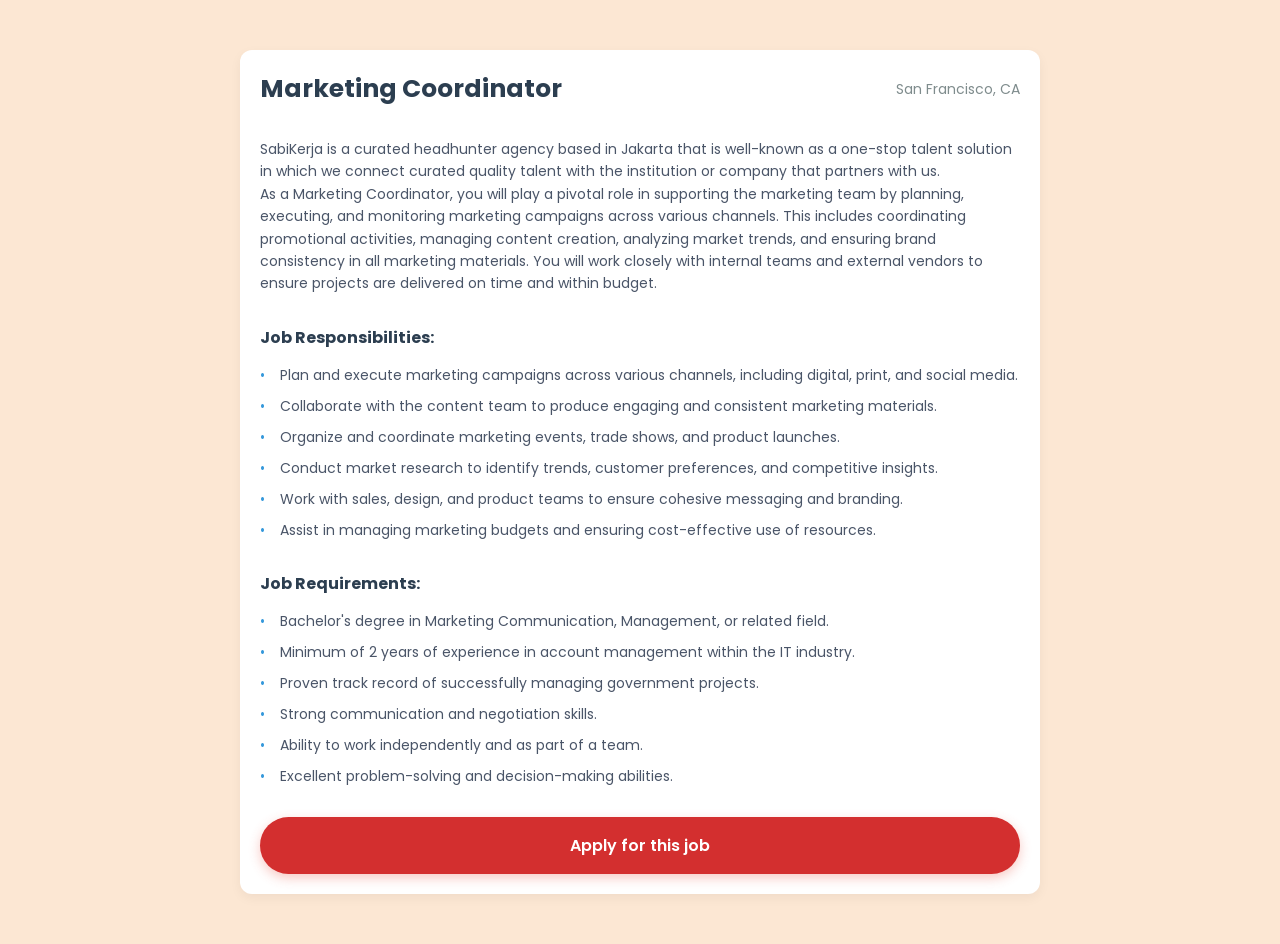
<file: jobposting2.html>
<!DOCTYPE html>
<html lang="en">
<head>
    <meta charset="UTF-8">
    <meta name="viewport" content="width=device-width, initial-scale=1.0">
    <title>Marketing Coordinator - SabiKerja</title>
    <link href="https://fonts.googleapis.com/css2?family=Poppins:wght@400;500;600;700&display=swap" rel="stylesheet">
    <style>
        * {
            margin: 0;
            padding: 0;
            box-sizing: border-box;
            font-family: 'Poppins', sans-serif;
        }

        body {
            background-color: #fce7d3;
            display: flex;
            justify-content: center;
            align-items: center;
            min-height: 100vh;
            padding: 50px;
        }

        .job-card {
            background-color: white;
            border-radius: 12px;
            box-shadow: 0 4px 12px rgba(0, 0, 0, 0.05);
            max-width: 800px;
            width: 100%;
            padding: 20px;
            animation: fadeIn 0.5s ease;
        }

        @keyframes fadeIn {
            0% {
                opacity: 0;
                transform: translateY(20px);
            }
            100% {
                opacity: 1;
                transform: translateY(0);
            }
        }

        .job-header {
            display: flex;
            justify-content: space-between;
            align-items: center;
            margin-bottom: 30px;
        }

        .job-header h1 {
            font-size: 25px;
            color: #2c3e50;
        }

        .job-header span {
            font-size: 14px;
            color: #7f8c8d;
        }

        .job-description {
            margin-bottom: 30px;
        }

        .job-description p {
            font-size: 14px;
            color: #4a5568;
            line-height: 1.6;
        }

        .job-responsibilities,
        .job-requirements {
            margin-bottom: 30px;
        }

        .job-responsibilities h2,
        .job-requirements h2 {
            font-size: 16px;
            color: #2c3e50;
            margin-bottom: 15px;
        }

        .job-responsibilities ul,
        .job-requirements ul {
            list-style-type: none;
            font-size: 14px;
            color: #4a5568;
        }

        .job-responsibilities li,
        .job-requirements li {
            margin-bottom: 10px;
            position: relative;
            padding-left: 20px;
        }

        .job-responsibilities li::before,
        .job-requirements li::before {
            content: "•";
            position: absolute;
            left: 0;
            color: #3498db;
        }

        .apply-button {
            display: block;
            background-color: #d32f2f;
            color: white;
            text-decoration: none;
            padding: 16px 24px;
            border-radius: 30px;
            font-size: 16px;
            font-weight: 600;
            text-align: center;
            transition: background-color 0.3s ease;
            box-shadow: 0 4px 12px rgba(231, 76, 60, 0.3);
        }

        .apply-button:hover {
            background-color: #674744;
        }

        @media (max-width: 600px) {
            .job-card {
                padding: 30px;
            }

            .job-header h1 {
                font-size: 24px;
            }

            .job-header span {
                font-size: 12px;
            }

            .job-description p,
            .job-responsibilities ul,
            .job-requirements ul {
                font-size: 14px;
            }

            .job-responsibilities h2,
            .job-requirements h2 {
                font-size: 18px;
            }

            .apply-button {
                font-size: 14px;
                padding: 14px 20px;
            }
        }
    </style>
</head>
<body>
    <div class="job-card">
        <div class="job-header">
            <h1>Marketing Coordinator</h1>
            <span>San Francisco, CA</span>
        </div>

        <div class="job-description">
            <p>SabiKerja is a curated headhunter agency based in Jakarta that is well-known as a one-stop talent solution in which we connect curated quality talent with the institution or company that partners with us.</p>
            <p>As a Marketing Coordinator, you will play a pivotal role in supporting the marketing team by planning, executing, and monitoring marketing campaigns across various channels. This includes coordinating promotional activities, managing content creation, analyzing market trends, and ensuring brand consistency in all marketing materials. You will work closely with internal teams and external vendors to ensure projects are delivered on time and within budget.</p>
        </div>

        <div class="job-responsibilities">
            <h2>Job Responsibilities:</h2>
            <ul>
                <li>Plan and execute marketing campaigns across various channels, including digital, print, and social media.</li>
                <li>Collaborate with the content team to produce engaging and consistent marketing materials.</li>
                <li>Organize and coordinate marketing events, trade shows, and product launches.</li>
                <li>Conduct market research to identify trends, customer preferences, and competitive insights.</li>
                <li>Work with sales, design, and product teams to ensure cohesive messaging and branding.</li>
                <li>Assist in managing marketing budgets and ensuring cost-effective use of resources.</li>
            </ul>
        </div>

        <div class="job-requirements">
            <h2>Job Requirements:</h2>
            <ul>
                <li>Bachelor's degree in Marketing Communication, Management, or related field.</li>
                <li>Minimum of 2 years of experience in account management within the IT industry.</li>
                <li>Proven track record of successfully managing government projects.</li>
                <li>Strong communication and negotiation skills.</li>
                <li>Ability to work independently and as part of a team.</li>
                <li>Excellent problem-solving and decision-making abilities.</li>
            </ul>
        </div>

        <a href="applyform.html" class="apply-button">Apply for this job</a>
    </div>

    <script>
        const applyButton = document.querySelector('.apply-button');

        // Add click animation to the apply button
        applyButton.addEventListener('click', () => {
            applyButton.style.transform = 'scale(0.95)';
            setTimeout(() => {
                applyButton.style.transform = 'scale(1)';
            }, 150);
        });
    </script>
</body>
</html>
</file>
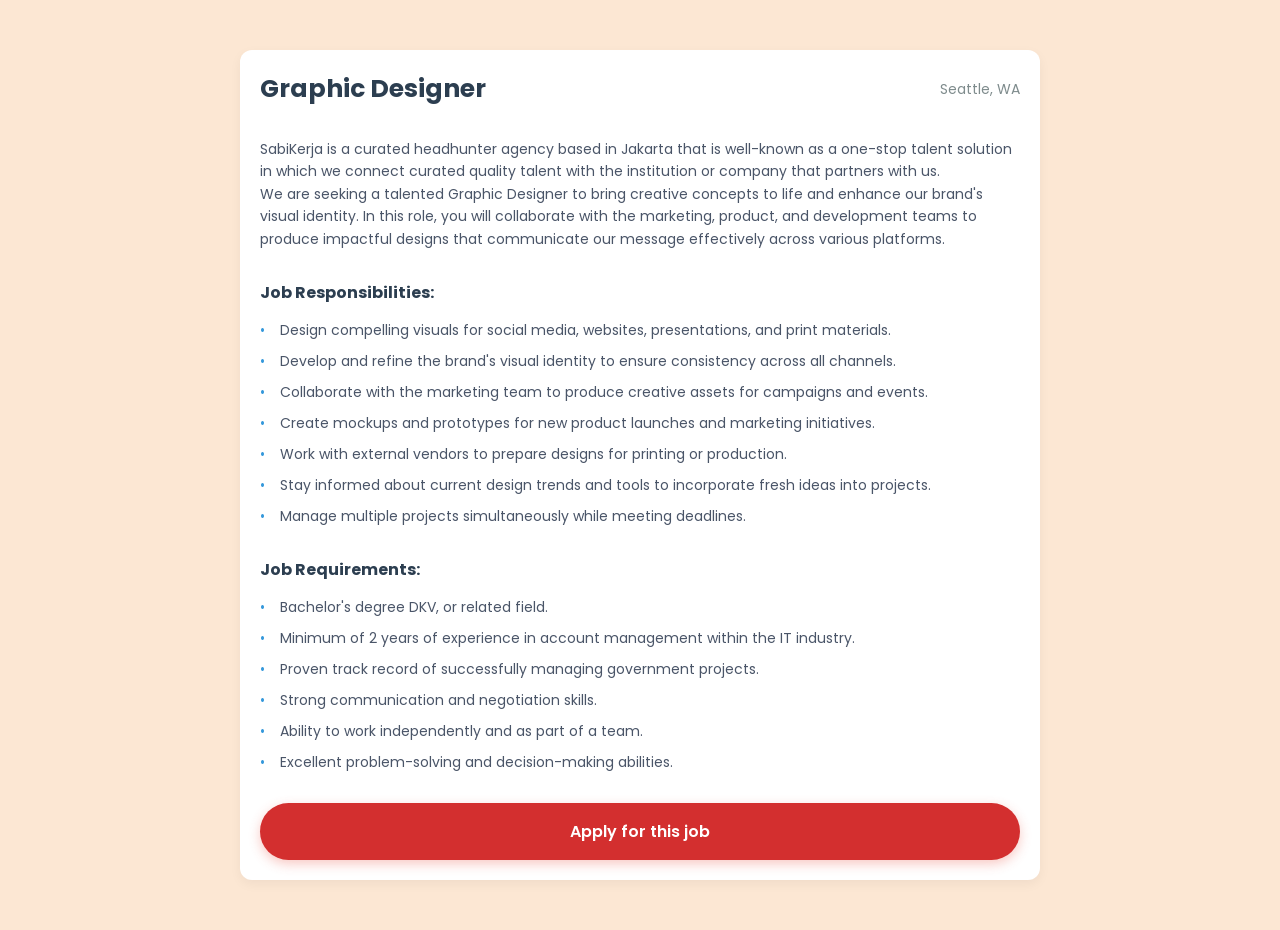
<file: jobposting3.html>
<!DOCTYPE html>
<html lang="en">
<head>
    <meta charset="UTF-8">
    <meta name="viewport" content="width=device-width, initial-scale=1.0">
    <title>Graphic Designer - SabiKerja</title>
    <link href="https://fonts.googleapis.com/css2?family=Poppins:wght@400;500;600;700&display=swap" rel="stylesheet">
    <style>
        * {
            margin: 0;
            padding: 0;
            box-sizing: border-box;
            font-family: 'Poppins', sans-serif;
        }

        body {
            background-color: #fce7d3;
            display: flex;
            justify-content: center;
            align-items: center;
            min-height: 100vh;
            padding: 50px;
        }

        .job-card {
            background-color: white;
            border-radius: 12px;
            box-shadow: 0 4px 12px rgba(0, 0, 0, 0.05);
            max-width: 800px;
            width: 100%;
            padding: 20px;
            animation: fadeIn 0.5s ease;
        }

        @keyframes fadeIn {
            0% {
                opacity: 0;
                transform: translateY(20px);
            }
            100% {
                opacity: 1;
                transform: translateY(0);
            }
        }

        .job-header {
            display: flex;
            justify-content: space-between;
            align-items: center;
            margin-bottom: 30px;
        }

        .job-header h1 {
            font-size: 25px;
            color: #2c3e50;
        }

        .job-header span {
            font-size: 14px;
            color: #7f8c8d;
        }

        .job-description {
            margin-bottom: 30px;
        }

        .job-description p {
            font-size: 14px;
            color: #4a5568;
            line-height: 1.6;
        }

        .job-responsibilities,
        .job-requirements {
            margin-bottom: 30px;
        }

        .job-responsibilities h2,
        .job-requirements h2 {
            font-size: 16px;
            color: #2c3e50;
            margin-bottom: 15px;
        }

        .job-responsibilities ul,
        .job-requirements ul {
            list-style-type: none;
            font-size: 14px;
            color: #4a5568;
        }

        .job-responsibilities li,
        .job-requirements li {
            margin-bottom: 10px;
            position: relative;
            padding-left: 20px;
        }

        .job-responsibilities li::before,
        .job-requirements li::before {
            content: "•";
            position: absolute;
            left: 0;
            color: #3498db;
        }

        .apply-button {
            display: block;
            background-color: #d32f2f;
            color: white;
            text-decoration: none;
            padding: 16px 24px;
            border-radius: 30px;
            font-size: 16px;
            font-weight: 600;
            text-align: center;
            transition: background-color 0.3s ease;
            box-shadow: 0 4px 12px rgba(231, 76, 60, 0.3);
        }

        .apply-button:hover {
            background-color: rgb(74, 52, 58);
        }

        @media (max-width: 600px) {
            .job-card {
                padding: 30px;
            }

            .job-header h1 {
                font-size: 24px;
            }

            .job-header span {
                font-size: 12px;
            }

            .job-description p,
            .job-responsibilities ul,
            .job-requirements ul {
                font-size: 14px;
            }

            .job-responsibilities h2,
            .job-requirements h2 {
                font-size: 18px;
            }

            .apply-button {
                font-size: 14px;
                padding: 14px 20px;
            }
        }
    </style>
</head>
<body>
    <div class="job-card">
        <div class="job-header">
            <h1>Graphic Designer</h1>
            <span>Seattle, WA</span>
        </div>

        <div class="job-description">
            <p>SabiKerja is a curated headhunter agency based in Jakarta that is well-known as a one-stop talent solution in which we connect curated quality talent with the institution or company that partners with us.</p>
            <p>We are seeking a talented Graphic Designer to bring creative concepts to life and enhance our brand's visual identity. In this role, you will collaborate with the marketing, product, and development teams to produce impactful designs that communicate our message effectively across various platforms.</p>
        </div>

        <div class="job-responsibilities">
            <h2>Job Responsibilities:</h2>
            <ul>
            <li>Design compelling visuals for social media, websites, presentations, and print materials.</li>
            <li>Develop and refine the brand's visual identity to ensure consistency across all channels.</li>
            <li>Collaborate with the marketing team to produce creative assets for campaigns and events.</li>
            <li>Create mockups and prototypes for new product launches and marketing initiatives.</li>
            <li>Work with external vendors to prepare designs for printing or production.</li>
            <li>Stay informed about current design trends and tools to incorporate fresh ideas into projects.</li>
            <li>Manage multiple projects simultaneously while meeting deadlines.</li>
            </ul>
        </div>

        <div class="job-requirements">
            <h2>Job Requirements:</h2>
            <ul>
                <li>Bachelor's degree DKV, or related field.</li>
                <li>Minimum of 2 years of experience in account management within the IT industry.</li>
                <li>Proven track record of successfully managing government projects.</li>
                <li>Strong communication and negotiation skills.</li>
                <li>Ability to work independently and as part of a team.</li>
                <li>Excellent problem-solving and decision-making abilities.</li>
            </ul>
        </div>

        <a href="applyform.html" class="apply-button">Apply for this job</a>
    </div>

    <script>
        const applyButton = document.querySelector('.apply-button');

        // Add click animation to the apply button
        applyButton.addEventListener('click', () => {
            applyButton.style.transform = 'scale(0.95)';
            setTimeout(() => {
                applyButton.style.transform = 'scale(1)';
            }, 150);
        });
    </script>
</body>
</html>
</file>
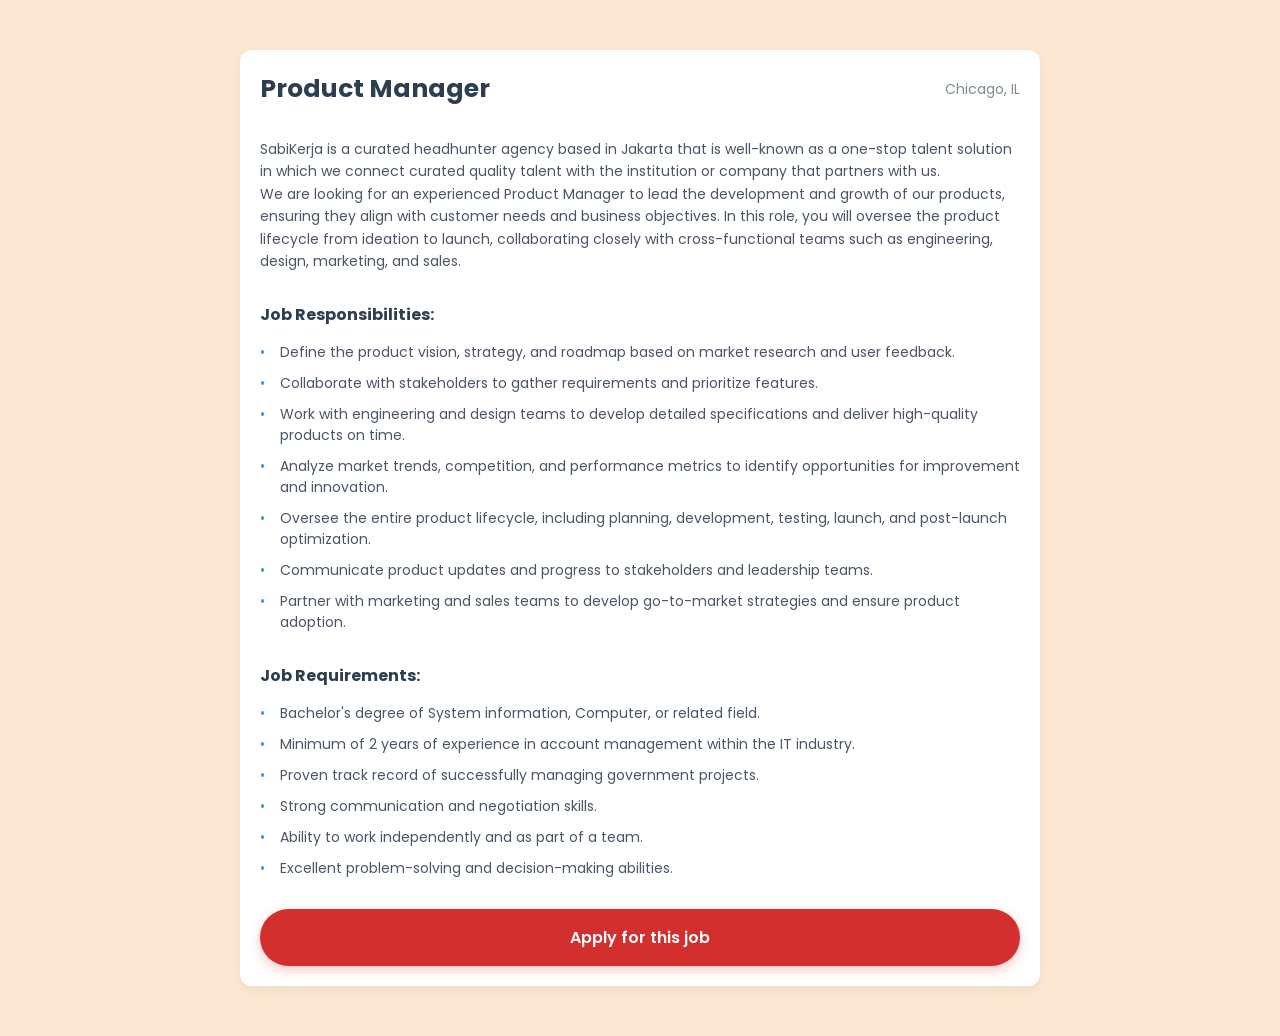
<file: jobposting4.html>
<!DOCTYPE html>
<html lang="en">
<head>
    <meta charset="UTF-8">
    <meta name="viewport" content="width=device-width, initial-scale=1.0">
    <title>Product Manager - SabiKerja</title>
    <link href="https://fonts.googleapis.com/css2?family=Poppins:wght@400;500;600;700&display=swap" rel="stylesheet">
    <style>
        * {
            margin: 0;
            padding: 0;
            box-sizing: border-box;
            font-family: 'Poppins', sans-serif;
        }

        body {
            background-color: #fce7d3;
            display: flex;
            justify-content: center;
            align-items: center;
            min-height: 100vh;
            padding: 50px;
        }

        .job-card {
            background-color: white;
            border-radius: 12px;
            box-shadow: 0 4px 12px rgba(0, 0, 0, 0.05);
            max-width: 800px;
            width: 100%;
            padding: 20px;
            animation: fadeIn 0.5s ease;
        }

        @keyframes fadeIn {
            0% {
                opacity: 0;
                transform: translateY(20px);
            }
            100% {
                opacity: 1;
                transform: translateY(0);
            }
        }

        .job-header {
            display: flex;
            justify-content: space-between;
            align-items: center;
            margin-bottom: 30px;
        }

        .job-header h1 {
            font-size: 25px;
            color: #2c3e50;
        }

        .job-header span {
            font-size: 14px;
            color: #7f8c8d;
        }

        .job-description {
            margin-bottom: 30px;
        }

        .job-description p {
            font-size: 14px;
            color: #4a5568;
            line-height: 1.6;
        }

        .job-responsibilities,
        .job-requirements {
            margin-bottom: 30px;
        }

        .job-responsibilities h2,
        .job-requirements h2 {
            font-size: 16px;
            color: #2c3e50;
            margin-bottom: 15px;
        }

        .job-responsibilities ul,
        .job-requirements ul {
            list-style-type: none;
            font-size: 14px;
            color: #4a5568;
        }

        .job-responsibilities li,
        .job-requirements li {
            margin-bottom: 10px;
            position: relative;
            padding-left: 20px;
        }

        .job-responsibilities li::before,
        .job-requirements li::before {
            content: "•";
            position: absolute;
            left: 0;
            color: #3498db;
        }

        .apply-button {
            display: block;
            background-color: #d32f2f;
            color: white;
            text-decoration: none;
            padding: 16px 24px;
            border-radius: 30px;
            font-size: 16px;
            font-weight: 600;
            text-align: center;
            transition: background-color 0.3s ease;
            box-shadow: 0 4px 12px rgba(231, 76, 60, 0.3);
        }

        .apply-button:hover {
            background-color: #5c3c38;
        }

        @media (max-width: 600px) {
            .job-card {
                padding: 30px;
            }

            .job-header h1 {
                font-size: 24px;
            }

            .job-header span {
                font-size: 12px;
            }

            .job-description p,
            .job-responsibilities ul,
            .job-requirements ul {
                font-size: 14px;
            }

            .job-responsibilities h2,
            .job-requirements h2 {
                font-size: 18px;
            }

            .apply-button {
                font-size: 14px;
                padding: 14px 20px;
            }
        }
    </style>
</head>
<body>
    <div class="job-card">
        <div class="job-header">
            <h1>Product Manager</h1>
            <span>Chicago, IL</span>
        </div>

        <div class="job-description">
            <p>SabiKerja is a curated headhunter agency based in Jakarta that is well-known as a one-stop talent solution in which we connect curated quality talent with the institution or company that partners with us.</p>
            <p>We are looking for an experienced Product Manager to lead the development and growth of our products, ensuring they align with customer needs and business objectives. In this role, you will oversee the product lifecycle from ideation to launch, collaborating closely with cross-functional teams such as engineering, design, marketing, and sales.</p>
        </div>

        <div class="job-responsibilities">
            <h2>Job Responsibilities:</h2>
            <ul>
            <li>Define the product vision, strategy, and roadmap based on market research and user feedback.</li>
            <li>Collaborate with stakeholders to gather requirements and prioritize features.</li>
            <li>Work with engineering and design teams to develop detailed specifications and deliver high-quality products on time.</li>
            <li>Analyze market trends, competition, and performance metrics to identify opportunities for improvement and innovation.</li>
            <li>Oversee the entire product lifecycle, including planning, development, testing, launch, and post-launch optimization.</li>
            <li>Communicate product updates and progress to stakeholders and leadership teams.</li>
            <li>Partner with marketing and sales teams to develop go-to-market strategies and ensure product adoption.</li>
            </ul>
        </div>

        <div class="job-requirements">
            <h2>Job Requirements:</h2>
            <ul>
                <li>Bachelor's degree of System information, Computer, or related field.</li>
                <li>Minimum of 2 years of experience in account management within the IT industry.</li>
                <li>Proven track record of successfully managing government projects.</li>
                <li>Strong communication and negotiation skills.</li>
                <li>Ability to work independently and as part of a team.</li>
                <li>Excellent problem-solving and decision-making abilities.</li>
            </ul>
        </div>

        <a href="applyform.html" class="apply-button">Apply for this job</a>
    </div>

    <script>
        const applyButton = document.querySelector('.apply-button');

        // Add click animation to the apply button
        applyButton.addEventListener('click', () => {
            applyButton.style.transform = 'scale(0.95)';
            setTimeout(() => {
                applyButton.style.transform = 'scale(1)';
            }, 150);
        });
    </script>
</body>
</html>
</file>
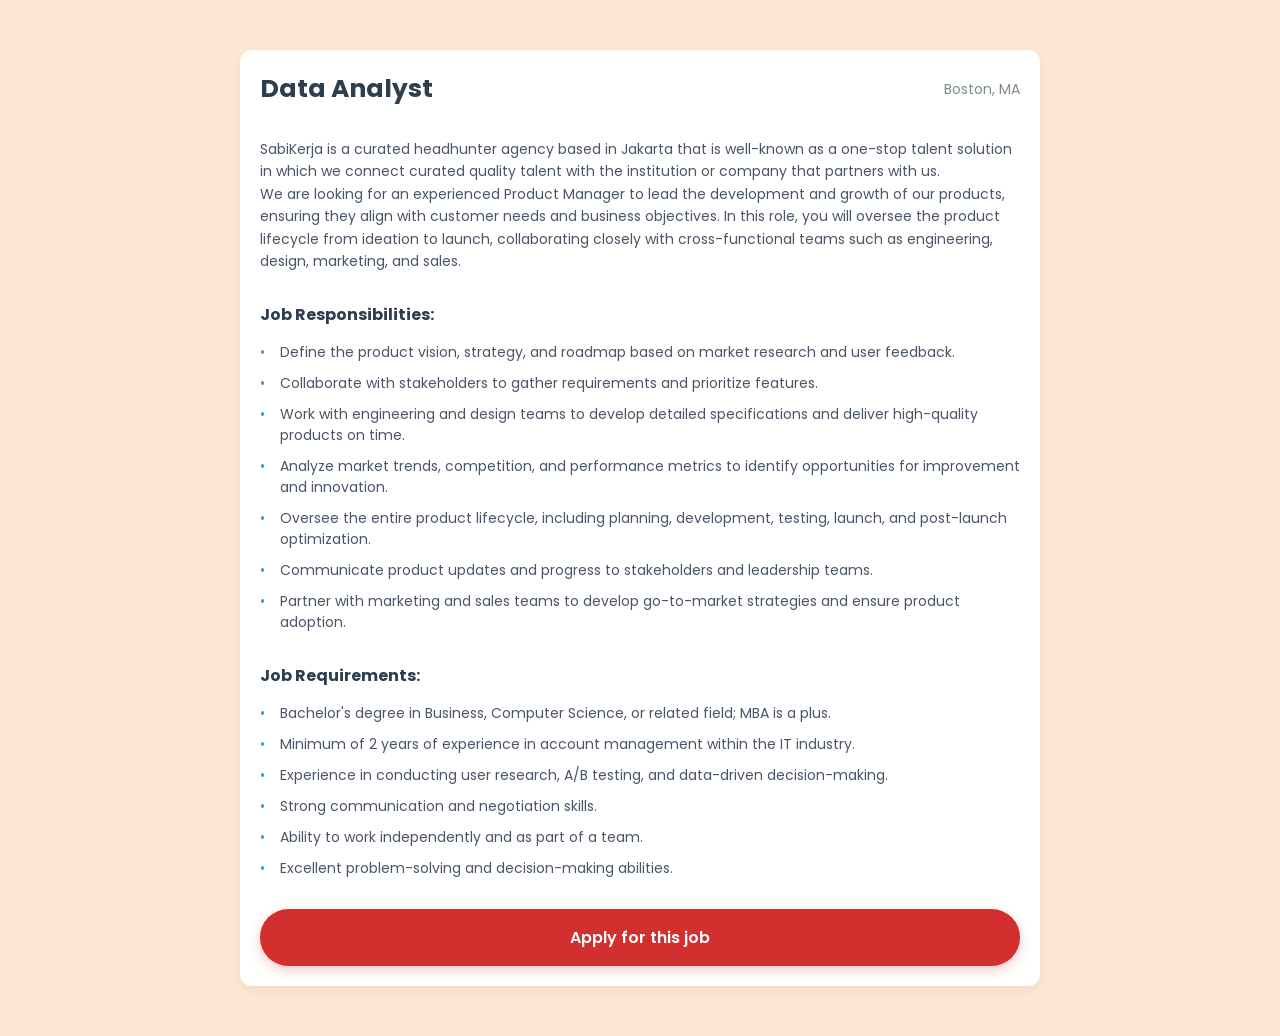
<file: jobposting5.html>
<!DOCTYPE html>
<html lang="en">
<head>
    <meta charset="UTF-8">
    <meta name="viewport" content="width=device-width, initial-scale=1.0">
    <title>Data Analyst - SabiKerja</title>
    <link href="https://fonts.googleapis.com/css2?family=Poppins:wght@400;500;600;700&display=swap" rel="stylesheet">
    <style>
        * {
            margin: 0;
            padding: 0;
            box-sizing: border-box;
            font-family: 'Poppins', sans-serif;
        }

        body {
            background-color: #fce7d3;
            display: flex;
            justify-content: center;
            align-items: center;
            min-height: 100vh;
            padding: 50px;
        }

        .job-card {
            background-color: white;
            border-radius: 12px;
            box-shadow: 0 4px 12px rgba(0, 0, 0, 0.05);
            max-width: 800px;
            width: 100%;
            padding: 20px;
            animation: fadeIn 0.5s ease;
        }

        @keyframes fadeIn {
            0% {
                opacity: 0;
                transform: translateY(20px);
            }
            100% {
                opacity: 1;
                transform: translateY(0);
            }
        }

        .job-header {
            display: flex;
            justify-content: space-between;
            align-items: center;
            margin-bottom: 30px;
        }

        .job-header h1 {
            font-size: 25px;
            color: #2c3e50;
        }

        .job-header span {
            font-size: 14px;
            color: #7f8c8d;
        }

        .job-description {
            margin-bottom: 30px;
        }

        .job-description p {
            font-size: 14px;
            color: #4a5568;
            line-height: 1.6;
        }

        .job-responsibilities,
        .job-requirements {
            margin-bottom: 30px;
        }

        .job-responsibilities h2,
        .job-requirements h2 {
            font-size: 16px;
            color: #2c3e50;
            margin-bottom: 15px;
        }

        .job-responsibilities ul,
        .job-requirements ul {
            list-style-type: none;
            font-size: 14px;
            color: #4a5568;
        }

        .job-responsibilities li,
        .job-requirements li {
            margin-bottom: 10px;
            position: relative;
            padding-left: 20px;
        }

        .job-responsibilities li::before,
        .job-requirements li::before {
            content: "•";
            position: absolute;
            left: 0;
            color: #3498db;
        }

        .apply-button {
            display: block;
            background-color: #d32f2f;
            color: white;
            text-decoration: none;
            padding: 16px 24px;
            border-radius: 30px;
            font-size: 16px;
            font-weight: 600;
            text-align: center;
            transition: background-color 0.3s ease;
            box-shadow: 0 4px 12px rgba(231, 76, 60, 0.3);
        }

        .apply-button:hover {
            background-color: #63423f;
        }

        @media (max-width: 600px) {
            .job-card {
                padding: 30px;
            }

            .job-header h1 {
                font-size: 24px;
            }

            .job-header span {
                font-size: 12px;
            }

            .job-description p,
            .job-responsibilities ul,
            .job-requirements ul {
                font-size: 14px;
            }

            .job-responsibilities h2,
            .job-requirements h2 {
                font-size: 18px;
            }

            .apply-button {
                font-size: 14px;
                padding: 14px 20px;
            }
        }
    </style>
</head>
<body>
    <div class="job-card">
        <div class="job-header">
            <h1>Data Analyst</h1>
            <span>Boston, MA</span>
        </div>

        <div class="job-description">
            <p>SabiKerja is a curated headhunter agency based in Jakarta that is well-known as a one-stop talent solution in which we connect curated quality talent with the institution or company that partners with us.</p>
            <p>We are looking for an experienced Product Manager to lead the development and growth of our products, ensuring they align with customer needs and business objectives. In this role, you will oversee the product lifecycle from ideation to launch, collaborating closely with cross-functional teams such as engineering, design, marketing, and sales.</p>
        </div>

        <div class="job-responsibilities">
            <h2>Job Responsibilities:</h2>
            <ul>
            <li>Define the product vision, strategy, and roadmap based on market research and user feedback.</li>
            <li>Collaborate with stakeholders to gather requirements and prioritize features.</li>
            <li>Work with engineering and design teams to develop detailed specifications and deliver high-quality products on time.</li>
            <li>Analyze market trends, competition, and performance metrics to identify opportunities for improvement and innovation.</li>
            <li>Oversee the entire product lifecycle, including planning, development, testing, launch, and post-launch optimization.</li>
            <li>Communicate product updates and progress to stakeholders and leadership teams.</li>
            <li>Partner with marketing and sales teams to develop go-to-market strategies and ensure product adoption.</li>
            </ul>
        </div>

        <div class="job-requirements">
            <h2>Job Requirements:</h2>
            <ul>
                <li>Bachelor's degree in Business, Computer Science, or related field; MBA is a plus.</li>
                <li>Minimum of 2 years of experience in account management within the IT industry.</li>
                <li>Experience in conducting user research, A/B testing, and data-driven decision-making.</li>
                <li>Strong communication and negotiation skills.</li>
                <li>Ability to work independently and as part of a team.</li>
                <li>Excellent problem-solving and decision-making abilities.</li>
            </ul>
        </div>

        <a href="applyform.html" class="apply-button">Apply for this job</a>
    </div>

    <script>
        const applyButton = document.querySelector('.apply-button');

        // Add click animation to the apply button
        applyButton.addEventListener('click', () => {
            applyButton.style.transform = 'scale(0.95)';
            setTimeout(() => {
                applyButton.style.transform = 'scale(1)';
            }, 150);
        });
    </script>
</body>
</html>
</file>
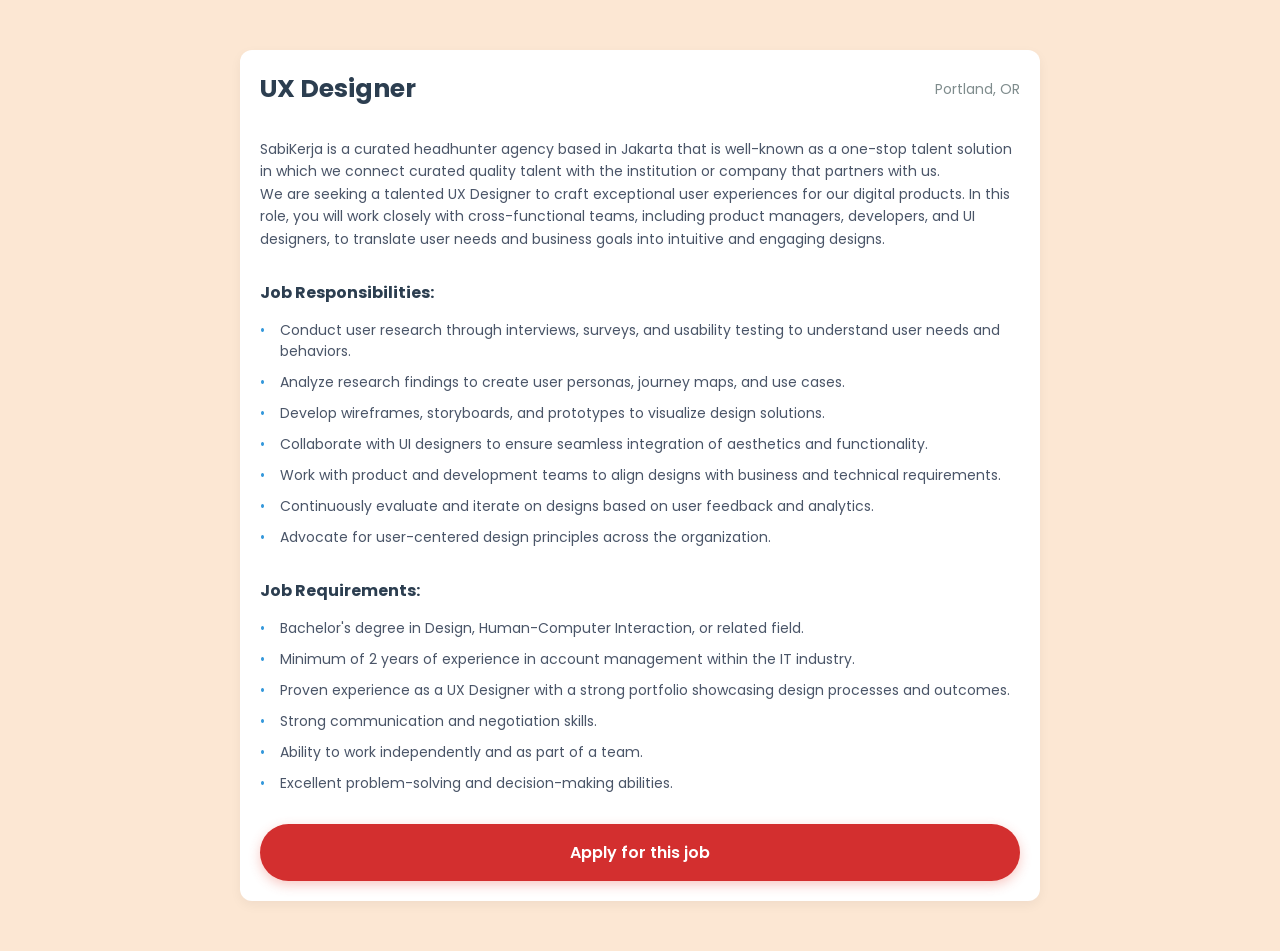
<file: jobposting6.html>
<!DOCTYPE html>
<html lang="en">
<head>
    <meta charset="UTF-8">
    <meta name="viewport" content="width=device-width, initial-scale=1.0">
    <title>UX Designer - SabiKerja</title>
    <link href="https://fonts.googleapis.com/css2?family=Poppins:wght@400;500;600;700&display=swap" rel="stylesheet">
    <style>
        * {
            margin: 0;
            padding: 0;
            box-sizing: border-box;
            font-family: 'Poppins', sans-serif;
        }

        body {
            background-color: #fce7d3;
            display: flex;
            justify-content: center;
            align-items: center;
            min-height: 100vh;
            padding: 50px;
        }

        .job-card {
            background-color: white;
            border-radius: 12px;
            box-shadow: 0 4px 12px rgba(0, 0, 0, 0.05);
            max-width: 800px;
            width: 100%;
            padding: 20px;
            animation: fadeIn 0.5s ease;
        }

        @keyframes fadeIn {
            0% {
                opacity: 0;
                transform: translateY(20px);
            }
            100% {
                opacity: 1;
                transform: translateY(0);
            }
        }

        .job-header {
            display: flex;
            justify-content: space-between;
            align-items: center;
            margin-bottom: 30px;
        }

        .job-header h1 {
            font-size: 25px;
            color: #2c3e50;
        }

        .job-header span {
            font-size: 14px;
            color: #7f8c8d;
        }

        .job-description {
            margin-bottom: 30px;
        }

        .job-description p {
            font-size: 14px;
            color: #4a5568;
            line-height: 1.6;
        }

        .job-responsibilities,
        .job-requirements {
            margin-bottom: 30px;
        }

        .job-responsibilities h2,
        .job-requirements h2 {
            font-size: 16px;
            color: #2c3e50;
            margin-bottom: 15px;
        }

        .job-responsibilities ul,
        .job-requirements ul {
            list-style-type: none;
            font-size: 14px;
            color: #4a5568;
        }

        .job-responsibilities li,
        .job-requirements li {
            margin-bottom: 10px;
            position: relative;
            padding-left: 20px;
        }

        .job-responsibilities li::before,
        .job-requirements li::before {
            content: "•";
            position: absolute;
            left: 0;
            color: #3498db;
        }

        .apply-button {
            display: block;
            background-color: #d32f2f;
            color: white;
            text-decoration: none;
            padding: 16px 24px;
            border-radius: 30px;
            font-size: 16px;
            font-weight: 600;
            text-align: center;
            transition: background-color 0.3s ease;
            box-shadow: 0 4px 12px rgba(231, 76, 60, 0.3);
        }

        .apply-button:hover {
            background-color: #6e4541;
        }

        @media (max-width: 600px) {
            .job-card {
                padding: 30px;
            }

            .job-header h1 {
                font-size: 24px;
            }

            .job-header span {
                font-size: 12px;
            }

            .job-description p,
            .job-responsibilities ul,
            .job-requirements ul {
                font-size: 14px;
            }

            .job-responsibilities h2,
            .job-requirements h2 {
                font-size: 18px;
            }

            .apply-button {
                font-size: 14px;
                padding: 14px 20px;
            }
        }
    </style>
</head>
<body>
    <div class="job-card">
        <div class="job-header">
            <h1>UX Designer</h1>
            <span>Portland, OR</span>
        </div>

        <div class="job-description">
            <p>SabiKerja is a curated headhunter agency based in Jakarta that is well-known as a one-stop talent solution in which we connect curated quality talent with the institution or company that partners with us.</p>
            <p>We are seeking a talented UX Designer to craft exceptional user experiences for our digital products. In this role, you will work closely with cross-functional teams, including product managers, developers, and UI designers, to translate user needs and business goals into intuitive and engaging designs.</p>
        </div>

        <div class="job-responsibilities">
            <h2>Job Responsibilities:</h2>
            <ul>
            <li>Conduct user research through interviews, surveys, and usability testing to understand user needs and behaviors.</li>
            <li>Analyze research findings to create user personas, journey maps, and use cases.</li>
            <li>Develop wireframes, storyboards, and prototypes to visualize design solutions.</li>
            <li>Collaborate with UI designers to ensure seamless integration of aesthetics and functionality.</li>
            <li>Work with product and development teams to align designs with business and technical requirements.</li>
            <li>Continuously evaluate and iterate on designs based on user feedback and analytics.</li>
            <li>Advocate for user-centered design principles across the organization.</li>
            </ul>
        </div>

        <div class="job-requirements">
            <h2>Job Requirements:</h2>
            <ul>
                <li>Bachelor's degree in Design, Human-Computer Interaction, or related field.</li>
                <li>Minimum of 2 years of experience in account management within the IT industry.</li>
                <li>Proven experience as a UX Designer with a strong portfolio showcasing design processes and outcomes.</li>
                <li>Strong communication and negotiation skills.</li>
                <li>Ability to work independently and as part of a team.</li>
                <li>Excellent problem-solving and decision-making abilities.</li>
            </ul>
        </div>

        <a href="applyform.html" class="apply-button">Apply for this job</a>
    </div>

    <script>
        const applyButton = document.querySelector('.apply-button');

        // Add click animation to the apply button
        applyButton.addEventListener('click', () => {
            applyButton.style.transform = 'scale(0.95)';
            setTimeout(() => {
                applyButton.style.transform = 'scale(1)';
            }, 150);
        });
    </script>
</body>
</html>
</file>
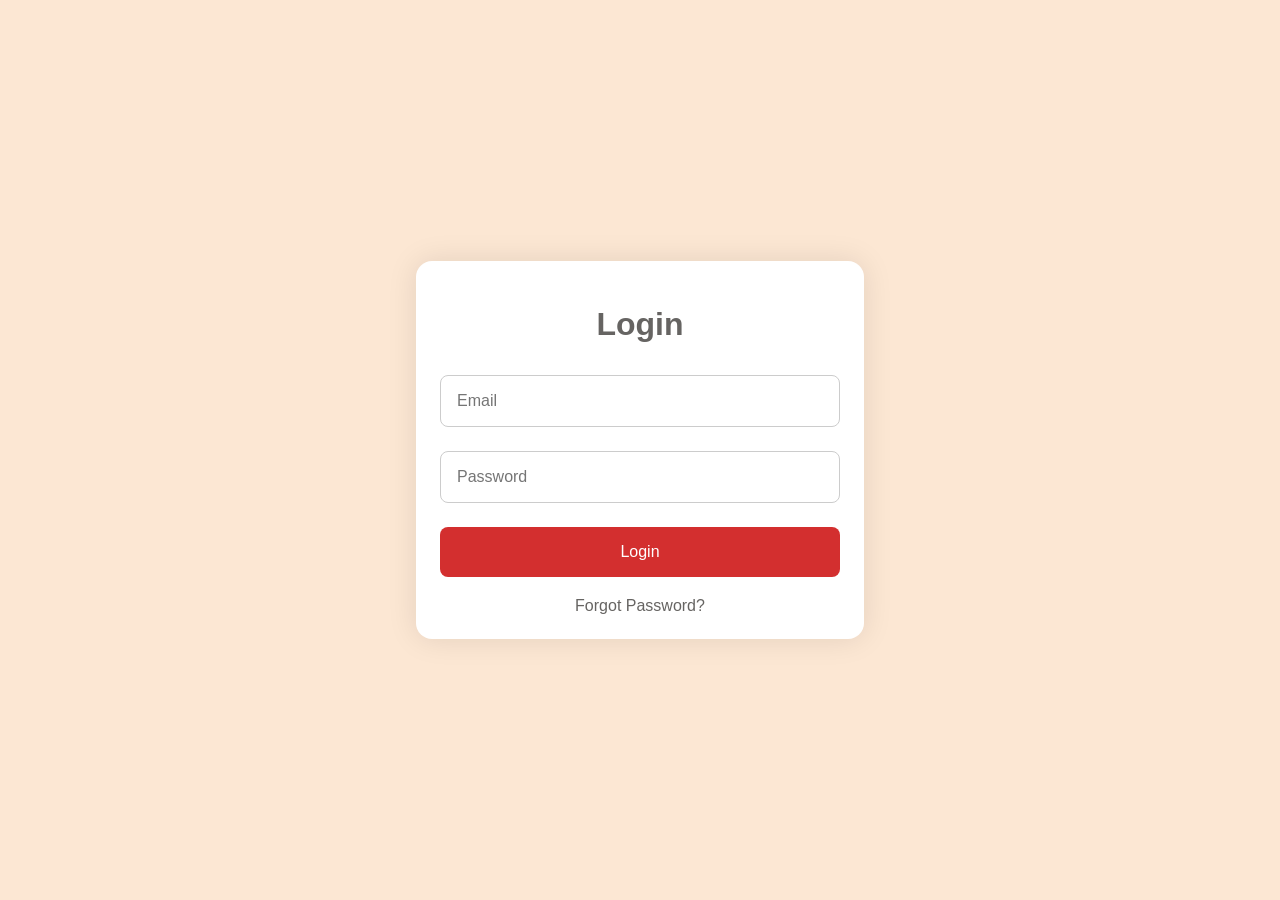
<file: login.html>
<!DOCTYPE html>
<html lang="en">
<head>
  <meta charset="UTF-8">
  <meta name="viewport" content="width=device-width, initial-scale=1.0">
  <title>Creative Login</title>
  <style>
    body {
      display: flex;
      justify-content: center;
      align-items: center;
      height: 100vh;
      margin: 0;
      background: linear-gradient(45deg, #fce7d3, #fce7d3);
      font-family: Arial, sans-serif;
    }

    .login-container {
      background-color: #fff;
      padding: 1.5rem;
      border-radius: 1rem;
      box-shadow: 0 0 30px rgba(0, 0, 0, 0.1);
      width: 400px;
      text-align: center;
    }

    h1 {
      margin-bottom: 2rem;
      color:#666462;
    }

    form {
      display: flex;
      flex-direction: column;
    }

    input {
      padding: 1rem;
      margin-bottom: 1.5rem;
      border: 1px solid #ccc;
      border-radius: 0.5rem;
      font-size: 1rem;
    }

    button {
      padding: 1rem;
      background-color: #d32f2f;
      color: #fff;
      border: none;
      border-radius: 0.5rem;
      font-size: 1rem;
      cursor: pointer;
      transition: background-color 0.3s;
      margin-bottom: 20px;
    }

    button:hover {
      background-color: #666462;
    }

    .forgot-password {
      margin-top: 1rem;
      color: #666462;
      text-decoration: none;
    }

    .forgot-password:hover {
      color: #d32f2f;
    }
  </style>
</head>
<body>
  <div class="login-container">
    <h1>Login</h1>
    <form id="login-form">
      <input type="email" placeholder="Email" required>
      <input type="password" placeholder="Password" required>
      <button type="submit">Login</button>
    </form>
    <a href="#" class="forgot-password">Forgot Password?</a>
  </div>

  <script>
    const loginForm = document.getElementById('login-form');

    loginForm.addEventListener('submit', (e) => {
      e.preventDefault();
      const email = loginForm.elements.email.value;
      const password = loginForm.elements.password.value;
      // Add login logic here
      console.log('Login:', email, password);
    });
  </script>
</body>
</html>
</file>
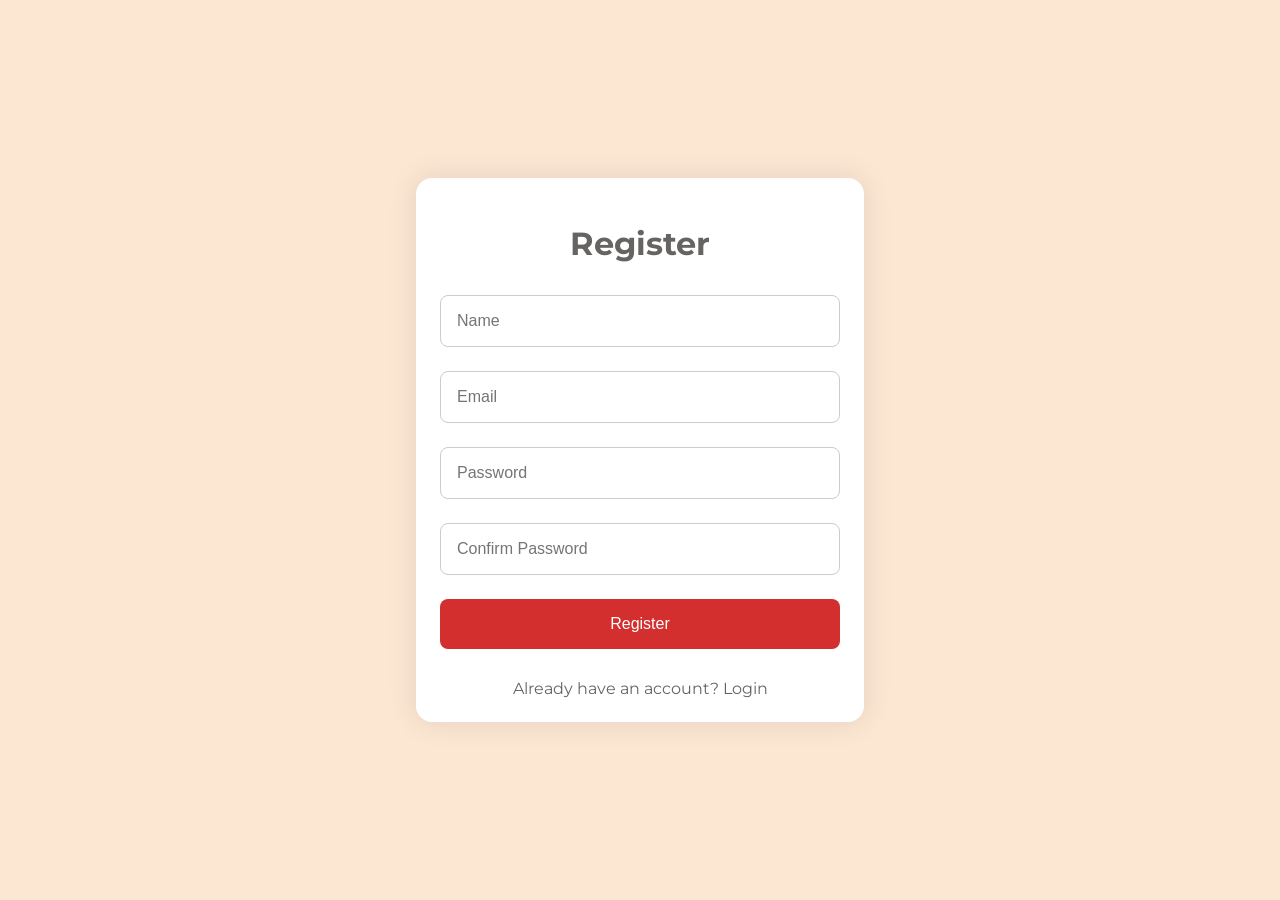
<file: register.html>
<!DOCTYPE html>
<html lang="en">
<head>
  <meta charset="UTF-8">
  <meta name="viewport" content="width=device-width, initial-scale=1.0">
  <title>Creative Registration</title>
  <style>
    body {
      display: flex;
      justify-content: center;
      align-items: center;
      height: 100vh;
      margin: 0;
      background: linear-gradient(45deg, #fce7d3, #fce7d3);
      font-family: 'Montserrat', sans-serif;
    }

    .registration-container {
      background-color: #fff;
      padding: 1.5rem;
      border-radius: 1rem;
      box-shadow: 0 0 30px rgba(0, 0, 0, 0.1);
      width: 400px;
      text-align: center;
    }

    h1 {
      margin-bottom: 2rem;
      color: #666462;
    }

    form {
      display: flex;
      flex-direction: column;
    }

    input {
      padding: 1rem;
      margin-bottom: 1.5rem;
      border: 1px solid #ccc;
      border-radius: 0.5rem;
      font-size: 1rem;
    }

    button {
      padding: 1rem;
      background-color: #d32f2f;
      color: #fff;
      border: none;
      border-radius: 0.5rem;
      font-size: 1rem;
      cursor: pointer;
      transition: background-color 0.3s;
      margin-bottom: 30px;
    }

    button:hover {
      background-color:#666462;
    }

    .login-link {
      margin-top: 1rem;
      color:#666462;
      text-decoration: none;
    }

    .login-link:hover {
      color: #d32f2f;
    }
  </style>
  <link href="https://fonts.googleapis.com/css2?family=Montserrat:wght@400;700&display=swap" rel="stylesheet">
</head>
<body>
  <div class="registration-container">
    <h1>Register</h1>
    <form id="registration-form">
      <input type="text" placeholder="Name" required>
      <input type="email" placeholder="Email" required>
      <input type="password" placeholder="Password" required>
      <input type="password" placeholder="Confirm Password" required>
      <button type="submit">Register</button>
    </form>
    <a href="login.html" class="login-link">Already have an account? Login</a>
  </div>

  <script>
    const registrationForm = document.getElementById('registration-form');

    registrationForm.addEventListener('submit', (e) => {
      e.preventDefault();
      const name = registrationForm.elements.name.value;
      const email = registrationForm.elements.email.value;
      const password = registrationForm.elements.password.value;
      const confirmPassword = registrationForm.elements.confirmPassword.value;
      // Add registration logic here
      console.log('Registration:', name, email, password, confirmPassword);
    });
  </script>
</body>
</html>
</file>
